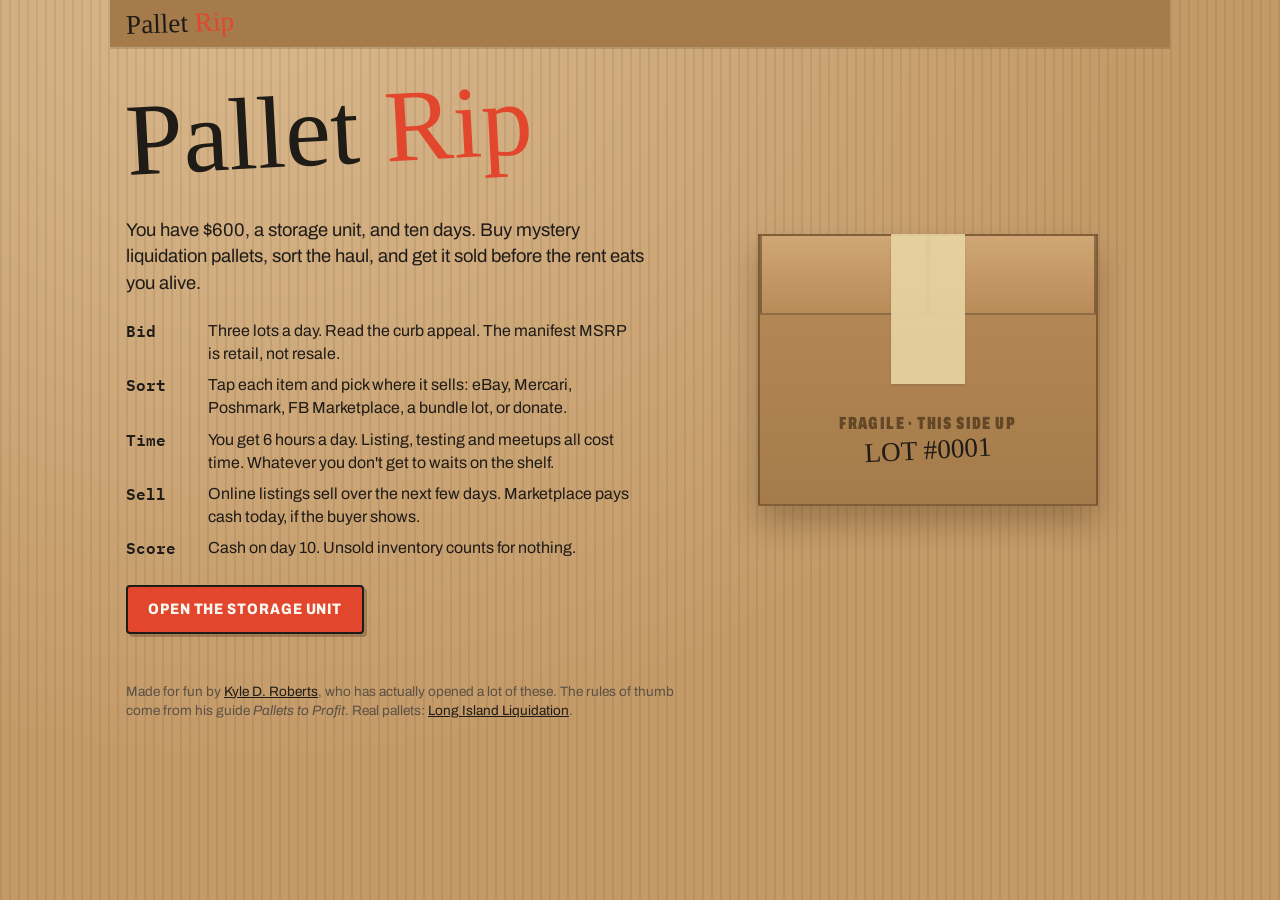
<file: pallet/index.html>
<!DOCTYPE html>
<html lang="en">
<head>
<meta charset="UTF-8">
<meta name="viewport" content="width=device-width, initial-scale=1.0, viewport-fit=cover">
<title>Pallet Rip</title>
<meta name="description" content="Buy mystery liquidation pallets, rip them open, sort the haul, and sell it on eBay, Mercari, Poshmark and Marketplace before the rent comes due. Ten days. Six hundred bucks.">
<meta property="og:title" content="Pallet Rip">
<meta property="og:description" content="Buy mystery liquidation pallets, rip them open, sort the haul, sell it. Ten days, $600.">
<meta property="og:url" content="https://robertsdkyle.com/pallet/">
<meta name="theme-color" content="#b98f5e">
<link rel="icon" href="data:image/svg+xml,<svg xmlns='http://www.w3.org/2000/svg' viewBox='0 0 32 32'><rect width='32' height='32' rx='4' fill='%23c49a68'/><rect x='14' y='0' width='4' height='32' fill='%23e8d3a2'/><rect x='3' y='26' width='26' height='4' fill='%236b4a2b'/></svg>">
<link rel="preconnect" href="https://fonts.googleapis.com">
<link rel="preconnect" href="https://fonts.gstatic.com" crossorigin>
<link rel="stylesheet" href="https://fonts.googleapis.com/css2?family=Archivo:wdth,wght@62..125,400..900&family=IBM+Plex+Mono:wght@400;600&family=Permanent+Marker&display=swap">
<style>
  /* Layout: one corrugated-cardboard workbench; a sticky shipping-label status bar, then a single stage that swaps auction → rip/sort → receipt. Single deliberate look (warehouse kraft), not themed. */
  :root {
    --kraft:      #c49a68;
    --kraft-dark: #a57b4b;
    --kraft-line: rgba(90, 58, 26, 0.10);
    --paper:      #fbf8f1;
    --paper-edge: #e9e1cf;
    --ink:        #1f1b16;
    --ink-soft:   #5b5145;
    --tape:       rgba(232, 211, 162, 0.92);
    --sticker:    #e2462c;  /* clearance-sticker red */
    --forklift:   #f2b705;  /* jackpot / forklift yellow */
    /* Color rule: green = money in, red = money out or risk, yellow = best pick / jackpot. */
    --gain:       #1d7a3e;
    --gain-tint:  rgba(29, 122, 62, 0.10);
    --loss:       #b3261e;
    --loss-tint:  rgba(179, 38, 30, 0.08);
    --pick-tint:  #fff4c2;
    --warn:       #a85d00;
    --shadow:     rgba(55, 33, 12, 0.28);
    --scrim:      rgba(31, 27, 22, 0.55);

    /* channel tape colors */
    --ch-ebay:    #2f5fc4;
    --ch-mercari: #6a3fb5;
    --ch-posh:    #8c1d40;
    --ch-fb:      #0f7470;
    --ch-bundle:  #7a5226;
    --ch-donate:  #6b6359;

    --f-marker: 'Permanent Marker', 'Comic Sans MS', 'Marker Felt', cursive;
    --f-body:   'Archivo', 'Arial Narrow', system-ui, sans-serif;
    --f-mono:   'IBM Plex Mono', ui-monospace, 'SFMono-Regular', Menlo, monospace;

    color-scheme: light;
  }

  *, *::before, *::after { box-sizing: border-box; }
  html { -webkit-text-size-adjust: 100%; }
  body {
    margin: 0;
    min-height: 100vh;
    font-family: var(--f-body);
    font-size: 16px;
    line-height: 1.45;
    color: var(--ink);
    background-color: var(--kraft);
    background-image:
      repeating-linear-gradient(90deg, var(--kraft-line) 0 2px, transparent 2px 9px),
      radial-gradient(ellipse at 20% 0%, rgba(255,240,210,0.35), transparent 60%);
  }
  body.sheet-open { overflow: hidden; }
  button { font: inherit; color: inherit; cursor: pointer; }
  :focus-visible { outline: 3px solid var(--ink); outline-offset: 3px; }

  .wrap { max-width: 1060px; margin: 0 auto; padding-inline: 16px; padding-block: 0 120px; }

  /* ---------- Status bar (shipping label) ---------- */
  .bar {
    position: sticky; top: env(safe-area-inset-top, 0px); z-index: 10;
    margin-inline: -16px; padding: 10px 16px;
    background: var(--kraft-dark);
    box-shadow: 0 2px 0 rgba(0,0,0,0.12);
  }
  .bar-inner {
    max-width: 1060px; margin: 0 auto;
    display: flex; flex-wrap: wrap; align-items: center; gap: 8px 22px;
  }
  .logo {
    font-family: var(--f-marker); font-size: 1.7rem; line-height: 1;
    transform: rotate(-2deg); color: var(--ink); text-decoration: none; margin-right: auto;
  }
  .logo span { color: var(--sticker); }
  .stat { display: flex; flex-direction: column; line-height: 1.1; }
  .stat small {
    font-size: 0.64rem; font-weight: 700; letter-spacing: 0.12em; text-transform: uppercase;
    color: rgba(31,27,22,0.62);
  }
  .stat b { font-family: var(--f-mono); font-size: 1rem; font-weight: 600; font-variant-numeric: tabular-nums; }
  .stat b.neg { color: var(--loss); }
  .stat b.warn { color: #7a1a12; }
  .cash b { font-size: 1.3rem; }
  .cash.bump b { animation: bump .5s ease; }
  @keyframes bump { 40% { transform: scale(1.18); } }

  /* ---------- Shared ---------- */
  h1, h2 { font-family: var(--f-marker); font-weight: 400; line-height: 1.05; margin: 0; text-wrap: balance; }
  .eyebrow {
    font-size: 0.72rem; font-weight: 800; letter-spacing: 0.14em; text-transform: uppercase; color: var(--ink-soft);
  }
  .stage-head { display: flex; flex-wrap: wrap; align-items: end; justify-content: space-between; gap: 12px 24px; margin: 28px 0 18px; }
  .stage-head h2 { font-size: clamp(1.7rem, 4.5vw, 2.5rem); }
  .stage-head p { margin: 6px 0 0; max-width: 62ch; color: var(--ink); }
  .btn {
    display: inline-flex; align-items: center; justify-content: center; gap: 8px;
    border: 2px solid var(--ink); background: var(--ink); color: var(--paper);
    padding: 11px 20px; border-radius: 4px;
    font-weight: 800; font-stretch: 85%; text-transform: uppercase; letter-spacing: 0.06em; font-size: 0.95rem;
    box-shadow: 3px 3px 0 var(--shadow);
    transition: transform .12s ease, box-shadow .12s ease;
  }
  .btn:hover { transform: translate(-1px,-1px); box-shadow: 4px 4px 0 var(--shadow); }
  .btn:active { transform: translate(2px,2px); box-shadow: 1px 1px 0 var(--shadow); }
  .btn.ghost { background: transparent; color: var(--ink); }
  .btn.hot { background: var(--sticker); border-color: var(--ink); color: var(--paper); }
  .btn.small { padding: 7px 12px; font-size: 0.8rem; }
  .btn[disabled] { opacity: 0.45; cursor: not-allowed; transform: none; }
  .row { display: flex; flex-wrap: wrap; gap: 12px; align-items: center; }
  .note { font-size: 0.9rem; color: var(--ink-soft); }

  /* book tip: a torn page from the guide */
  .tip {
    background: var(--paper); border-left: 6px solid var(--sticker);
    padding: 12px 16px; max-width: 560px; box-shadow: 0 4px 10px var(--shadow);
    transform: rotate(-0.4deg);
  }
  .tip small { display: block; font-size: 0.66rem; font-weight: 800; letter-spacing: 0.14em; text-transform: uppercase; color: var(--ink-soft); margin-bottom: 4px; }
  .tip p { margin: 0; font-size: 0.95rem; }

  /* ---------- Intro ---------- */
  .intro { display: grid; grid-template-columns: minmax(0, 1.2fr) minmax(0, 1fr); gap: 32px; align-items: center; margin-top: 40px; }
  .intro h1 { font-size: clamp(3rem, 11vw, 6.4rem); transform: rotate(-3deg); transform-origin: left; }
  .intro h1 span { color: var(--sticker); }
  .intro .lede { font-size: 1.15rem; max-width: 48ch; margin: 22px 0; }
  .rules { list-style: none; margin: 0 0 26px; padding: 0; display: grid; gap: 8px; max-width: 56ch; }
  .rules li { display: grid; grid-template-columns: 4.5rem 1fr; gap: 10px; }
  .rules b { font-family: var(--f-mono); font-weight: 600; }
  .best-line { margin-top: 14px; font-family: var(--f-mono); font-size: 0.85rem; color: var(--ink-soft); }

  /* ---------- Shipping labels (auction lots) ---------- */
  .lots { display: grid; grid-template-columns: repeat(auto-fit, minmax(260px, 1fr)); gap: 22px; }
  .lot {
    position: relative; background: var(--paper); border: 1px solid var(--paper-edge);
    padding: 18px 18px 16px; box-shadow: 0 6px 14px var(--shadow);
    display: flex; flex-direction: column; gap: 12px; min-width: 0;
  }
  .lot:nth-child(1) { transform: rotate(-0.8deg); }
  .lot:nth-child(2) { transform: rotate(0.6deg); }
  .lot:nth-child(3) { transform: rotate(-0.3deg); }
  .lot::before {
    content: ""; position: absolute; top: -12px; left: 50%; width: 92px; height: 24px;
    transform: translateX(-50%) rotate(-3deg); background: var(--tape);
    box-shadow: 0 1px 2px rgba(0,0,0,0.12);
  }
  .lot-top { display: flex; justify-content: space-between; align-items: start; gap: 8px; border-bottom: 2px solid var(--ink); padding-bottom: 10px; }
  .lot-no { font-family: var(--f-mono); font-size: 0.78rem; color: var(--ink-soft); }
  .lot-src { font-weight: 900; font-stretch: 75%; font-size: 1.35rem; text-transform: uppercase; line-height: 1.05; margin-top: 2px; }
  .grade {
    flex: none; width: 52px; height: 52px; border: 3px solid var(--ink); display: grid; place-items: center;
    font-weight: 900; font-size: 1.9rem; line-height: 1; font-stretch: 75%;
  }
  .grade small { display: block; font-size: 0.5rem; letter-spacing: 0.1em; margin-top: -2px; }
  .lot-nums { display: grid; grid-template-columns: minmax(0, 1.3fr) minmax(0, 1fr) minmax(0, 1fr); gap: 8px; align-items: stretch; }
  .lot-nums small, .kv small { display: block; font-family: var(--f-body); font-size: 0.62rem; font-weight: 800; letter-spacing: 0.12em; text-transform: uppercase; }
  .pricetag {
    background: var(--sticker); color: var(--paper); padding: 8px 10px; border-radius: 4px;
    font-family: var(--f-mono); font-weight: 600; font-size: 1.6rem; line-height: 1.05; font-variant-numeric: tabular-nums;
    transform: rotate(-1.5deg); box-shadow: 2px 2px 0 var(--ink);
  }
  .pricetag small { color: rgba(255,255,255,0.85); }
  .pricetag s { font-size: 0.8rem; font-weight: 400; opacity: 0.8; }
  .kv { padding: 8px 4px; min-width: 0; }
  .kv small { color: var(--ink-soft); }
  .kv b { font-family: var(--f-mono); font-size: 1.05rem; font-weight: 600; font-variant-numeric: tabular-nums; overflow-wrap: anywhere; }
  .kv .unknown { font-family: var(--f-marker); font-weight: 400; color: var(--sticker); font-size: 0.95rem; }
  .lot-facts { margin: 0; font-size: 0.85rem; color: var(--ink-soft); }
  .btn.block { width: 100%; margin-top: auto; }
  .lot dl { margin: 0; display: grid; grid-template-columns: auto 1fr; gap: 4px 12px; font-size: 0.92rem; }
  .lot dt { color: var(--ink-soft); }
  .lot dd { margin: 0; text-align: right; font-family: var(--f-mono); font-variant-numeric: tabular-nums; }
  .lot dd.unknown { font-family: var(--f-marker); color: var(--sticker); }
  .tells { display: flex; flex-wrap: wrap; gap: 6px; }
  .tells span { font-size: 0.78rem; font-weight: 700; padding: 3px 9px; border-radius: 999px; }
  .tells .good { color: var(--gain); background: var(--gain-tint); }
  .tells .bad { color: var(--loss); background: var(--loss-tint); }
  .tells-h { font-size: 0.66rem; font-weight: 800; letter-spacing: 0.12em; text-transform: uppercase; color: var(--ink-soft); }
  .barcode {
    height: 30px;
    background: repeating-linear-gradient(90deg, var(--ink) 0 2px, transparent 2px 4px, var(--ink) 4px 5px, transparent 5px 8px, var(--ink) 8px 11px, transparent 11px 12px);
  }
  .lot-foot { display: flex; align-items: end; justify-content: space-between; gap: 10px; margin-top: auto; }
  .price { font-family: var(--f-mono); font-weight: 600; font-size: 1.8rem; line-height: 1; font-variant-numeric: tabular-nums; }
  .price s { display: block; font-size: 0.8rem; color: var(--ink-soft); font-weight: 400; }
  .lot.cant { filter: grayscale(0.6); }
  .lot.cant .btn { background: var(--ink-soft); border-color: var(--ink-soft); }
  .skip-row { margin-top: 26px; }
  .holdings { font-family: var(--f-mono); font-size: 0.85rem; }

  /* ---------- The box ---------- */
  .box-stage { display: grid; place-items: center; padding: 30px 0 10px; }
  .box {
    position: relative; width: min(340px, 82vw); aspect-ratio: 1.25; max-width: 100%;
    background: linear-gradient(180deg, #b98c58, var(--kraft-dark));
    border: 2px solid rgba(60,38,16,0.45);
    box-shadow: 0 18px 30px var(--shadow);
    cursor: pointer;
  }
  .box .flap {
    position: absolute; top: -2px; width: 50%; height: 30%;
    background: linear-gradient(180deg, #d0a774, #b98c58);
    border: 2px solid rgba(60,38,16,0.45);
    transition: transform .55s cubic-bezier(.3,1.4,.5,1);
  }
  .box .flap.l { left: 0; transform-origin: left top; }
  .box .flap.r { right: 0; transform-origin: right top; }
  .box .tape {
    position: absolute; left: 50%; top: -2px; width: 22%; height: 56%; transform: translateX(-50%);
    background: var(--tape); box-shadow: 0 1px 3px rgba(0,0,0,0.15);
    transition: opacity .3s ease .3s;
  }
  .box .tape::after {
    content: ""; position: absolute; left: 50%; top: 0; width: 2px; height: 0; background: var(--ink);
    transition: height .3s ease;
  }
  .box .stencil {
    position: absolute; left: 0; right: 0; bottom: 14%; text-align: center;
    font-weight: 900; font-stretch: 62%; letter-spacing: 0.08em; text-transform: uppercase;
    color: rgba(40,24,8,0.55); font-size: 1.1rem; line-height: 1.2;
  }
  .box .stencil b { display: block; font-family: var(--f-marker); font-weight: 400; font-size: 1.7rem; letter-spacing: 0; color: var(--ink); transform: rotate(-3deg); }
  .box.cut .tape::after { height: 100%; }
  .box.open .flap.l { transform: rotateZ(-130deg); }
  .box.open .flap.r { transform: rotateZ(130deg); }
  .box.open .tape { opacity: 0; }
  .box.shake { animation: shake .4s ease; }
  @keyframes shake { 25% { transform: rotate(-2deg); } 75% { transform: rotate(2deg); } }

  /* ---------- Workbench ---------- */
  .clock {
    position: sticky; z-index: 9; top: calc(env(safe-area-inset-top, 0px) + var(--bar-h, 64px));
    display: flex; flex-wrap: wrap; align-items: center; justify-content: space-between; gap: 10px 18px;
    background: var(--ink); color: var(--paper); padding: 10px 14px; margin-bottom: 18px;
    box-shadow: 3px 3px 0 var(--shadow);
  }
  .clock .meter { display: grid; grid-template-columns: repeat(12, 1fr); gap: 3px; width: min(260px, 100%); }
  .clock .meter i { height: 14px; border: 1.5px solid var(--paper); border-radius: 2px; }
  .clock .meter i.used { background: var(--forklift); border-color: var(--forklift); }
  .clock .meter i.part { background: linear-gradient(90deg, var(--forklift) 50%, transparent 50%); border-color: var(--forklift); }
  .clock .left { font-family: var(--f-mono); font-size: 0.9rem; font-variant-numeric: tabular-nums; }
  .clock .left b { color: var(--forklift); font-weight: 600; }
  .clock .row { gap: 8px; }
  .clock .btn { box-shadow: none; }
  .clock .btn.ghost { color: var(--paper); border-color: var(--paper); }

  .bench-section { margin-top: 26px; }
  .bench-section > h3 {
    margin: 0 0 12px; font-weight: 900; font-stretch: 75%; text-transform: uppercase; letter-spacing: 0.06em; font-size: 1.05rem;
    display: flex; align-items: baseline; gap: 10px;
  }
  .bench-section > h3 small { font-weight: 600; font-stretch: 100%; letter-spacing: 0; text-transform: none; color: var(--ink-soft); font-size: 0.85rem; }

  .tags { display: grid; grid-template-columns: repeat(auto-fill, minmax(156px, 1fr)); gap: 16px; }
  .tag {
    position: relative; text-align: left; min-width: 0;
    background: var(--paper); border: 1px solid var(--paper-edge); border-radius: 6px 6px 3px 3px;
    padding: 24px 12px 12px; box-shadow: 0 4px 10px var(--shadow);
    display: flex; flex-direction: column; gap: 6px;
    transition: transform .15s ease, box-shadow .15s ease;
    animation: pop .45s cubic-bezier(.3,1.5,.5,1) backwards;
  }
  .tag::before {
    content: ""; position: absolute; top: 8px; left: 50%; width: 10px; height: 10px; margin-left: -5px;
    border-radius: 50%; background: var(--kraft); box-shadow: inset 0 1px 2px rgba(0,0,0,0.35);
  }
  @keyframes pop { from { opacity: 0; transform: translateY(-40px) rotate(-8deg) scale(.7); } }
  .tag:hover { transform: translateY(-3px) rotate(-0.6deg); box-shadow: 0 8px 16px var(--shadow); }
  .tag .ico { font-size: 2rem; line-height: 1; }
  .tag .nm { font-weight: 700; font-stretch: 85%; line-height: 1.15; font-size: 0.96rem; }
  .tag .meta { display: flex; flex-wrap: wrap; gap: 4px 6px; align-items: center; }
  .tag .size { font-size: 0.7rem; font-weight: 700; color: var(--ink-soft); }
  .tag .hero { margin-top: auto; display: grid; line-height: 1.05; }
  .tag .hero b { font-family: var(--f-mono); font-size: 1.45rem; font-weight: 600; font-variant-numeric: tabular-nums; }
  .tag .hero small { font-size: 0.72rem; font-weight: 700; color: var(--ink-soft); margin-top: 2px; }
  .hero.pos b, .opt .n.pos { color: var(--gain); }
  .hero.neg b, .opt .n.neg { color: var(--loss); }
  .hero.zero b, .opt .n.zero { color: var(--ink-soft); }
  .tag .vals { margin-top: auto; font-family: var(--f-mono); font-size: 0.78rem; font-variant-numeric: tabular-nums; color: var(--ink-soft); }
  .tag .vals b { color: var(--ink); font-weight: 600; }
  .cond {
    align-self: start; font-size: 0.64rem; font-weight: 900; letter-spacing: 0.1em; text-transform: uppercase;
    border: 2px solid currentColor; padding: 1px 6px; transform: rotate(-3deg);
  }
  .cond.NEW { color: var(--gain); }
  .cond.OPEN { color: var(--ink-soft); }
  .cond.UNTESTED { color: var(--warn); }
  .cond.BROKEN { color: var(--loss); }
  .tag.jackpot { border: 3px solid var(--forklift); box-shadow: 0 0 0 3px var(--ink), 0 8px 22px rgba(242,183,5,0.55); }
  .tag.jackpot::after {
    content: "JACKPOT"; position: absolute; top: -10px; right: -8px;
    background: var(--forklift); color: var(--ink); font-weight: 900; font-size: 0.7rem; letter-spacing: 0.12em;
    padding: 3px 7px; transform: rotate(8deg); border: 2px solid var(--ink);
  }
  .chip.todo { background: transparent; border-top: 2px dashed var(--paper-edge); color: var(--ink-soft); }
  .chip {
    display: block; margin: 4px -12px -12px; padding: 7px 12px;
    font-size: 0.74rem; font-weight: 800; letter-spacing: 0.06em; text-transform: uppercase;
    background: var(--paper-edge); color: var(--ink-soft); border-radius: 0 0 3px 3px;
  }
  .chip.ebay    { background: var(--ch-ebay); color: var(--paper); }
  .chip.mercari { background: var(--ch-mercari); color: var(--paper); }
  .chip.posh    { background: var(--ch-posh); color: var(--paper); }
  .chip.fb      { background: var(--ch-fb); color: var(--paper); }
  .chip.bundle  { background: var(--ch-bundle); color: var(--paper); }
  .chip.donate  { background: var(--ch-donate); color: var(--paper); }
  .tag.planned { transform: rotate(-1deg); }

  .active-list { background: var(--paper); box-shadow: 0 4px 10px var(--shadow); }
  .active-list summary {
    cursor: pointer; padding: 12px 14px; font-weight: 800; font-stretch: 85%; text-transform: uppercase; letter-spacing: 0.05em;
    display: flex; justify-content: space-between; gap: 10px; flex-wrap: wrap;
  }
  .active-list summary span { font-family: var(--f-mono); font-weight: 400; text-transform: none; letter-spacing: 0; color: var(--ink-soft); font-size: 0.85rem; }
  .active-list ul { list-style: none; margin: 0; padding: 0 14px 12px; display: grid; gap: 6px; }
  .active-list li .where { display: block; text-align: left; }
  .active-list li { display: grid; grid-template-columns: auto minmax(0,1fr) auto; gap: 10px; align-items: center; font-size: 0.9rem; border-top: 1px dashed var(--paper-edge); padding-top: 6px; }
  .active-list li .where { font-family: var(--f-mono); font-size: 0.75rem; color: var(--ink-soft); text-align: right; }
  .dot { width: 10px; height: 10px; border-radius: 50%; display: inline-block; }

  /* ---------- Bottom sheet: where does it sell? ---------- */
  .scrim { position: fixed; inset: 0; background: var(--scrim); z-index: 40; animation: fade .2s ease; }
  @keyframes fade { from { opacity: 0; } }
  .sheet {
    position: fixed; z-index: 41; left: 50%; bottom: 0; transform: translateX(-50%);
    width: min(560px, 100%); max-height: 88vh; overflow-y: auto; overscroll-behavior: contain;
    background: var(--paper); border-radius: 14px 14px 0 0;
    padding: 18px 16px calc(18px + env(safe-area-inset-bottom, 0px));
    box-shadow: 0 -10px 30px rgba(0,0,0,0.3);
    animation: rise .25s cubic-bezier(.2,.9,.3,1);
  }
  @keyframes rise { from { transform: translate(-50%, 40px); opacity: 0; } }
  .sheet-head { display: grid; grid-template-columns: auto minmax(0,1fr) auto; gap: 12px; align-items: start; }
  .sheet-head .ico { font-size: 2.4rem; line-height: 1; }
  .sheet-head h3 { margin: 0; font-weight: 800; font-stretch: 85%; font-size: 1.25rem; line-height: 1.15; }
  .sheet-head .sub { font-size: 0.85rem; color: var(--ink-soft); margin-top: 4px; display: flex; flex-wrap: wrap; gap: 4px 10px; align-items: center; }
  .x { border: 0; background: transparent; font-size: 1.6rem; line-height: 1; padding: 0 4px; }
  .comps {
    margin: 14px 0 0; display: grid; grid-template-columns: repeat(3, minmax(0,1fr)); gap: 8px;
    font-family: var(--f-mono); font-size: 0.8rem; font-variant-numeric: tabular-nums;
  }
  .comps div { background: var(--kraft-line); padding: 8px; }
  .comps small { display: block; font-family: var(--f-body); font-size: 0.62rem; font-weight: 800; letter-spacing: 0.1em; text-transform: uppercase; color: var(--ink-soft); }
  .test-row {
    margin-top: 14px; display: flex; gap: 12px; align-items: center; justify-content: space-between; flex-wrap: wrap;
    border: 2px dashed var(--warn); padding: 10px 12px; color: var(--ink);
  }
  .test-row p { margin: 0; font-size: 0.88rem; flex: 1 1 220px; }
  .test-result { margin-top: 14px; padding: 10px 12px; font-weight: 700; }
  .test-result.good { background: rgba(35,116,63,0.12); color: var(--gain); }
  .test-result.bad { background: rgba(179,38,30,0.10); color: var(--loss); }
  .seg-h { margin: 18px 0 6px; font-size: 0.68rem; font-weight: 800; letter-spacing: 0.12em; text-transform: uppercase; color: var(--ink-soft); }
  .seg { display: grid; grid-template-columns: repeat(3, 1fr); border: 2px solid var(--ink); border-radius: 6px; overflow: hidden; }
  .seg button { border: 0; background: transparent; padding: 8px 4px; font-weight: 800; font-stretch: 85%; font-size: 0.82rem; line-height: 1.15; }
  .seg button + button { border-left: 2px solid var(--ink); }
  .seg button small { display: block; font-weight: 500; font-size: 0.7rem; color: var(--ink-soft); }
  .seg button[aria-pressed="true"] { background: var(--ink); color: var(--paper); }
  .seg button[aria-pressed="true"] small { color: var(--paper-edge); }
  .opts { display: grid; gap: 8px; margin-top: 10px; }
  .opts-h { display: flex; justify-content: space-between; align-items: center; gap: 10px; margin: 18px 0 8px; font-size: 0.7rem; font-weight: 800; letter-spacing: 0.12em; text-transform: uppercase; color: var(--ink-soft); }
  .left-pill { font-family: var(--f-mono); letter-spacing: 0; text-transform: none; font-size: 0.8rem; background: var(--ink); color: var(--paper); padding: 3px 8px; border-radius: 999px; }
  .sheet-head .sub b { font-family: var(--f-mono); font-weight: 600; color: var(--ink); }
  .opt {
    position: relative; text-align: left; width: 100%;
    display: grid; grid-template-columns: 8px minmax(0,1fr) auto; gap: 4px 12px; align-items: center;
    background: var(--paper); border: 2px solid var(--paper-edge); border-radius: 8px; padding: 10px 12px 10px 0;
    overflow: hidden;
  }
  .opt:hover:not([disabled]) { border-color: var(--ink); }
  .opt .stripe { grid-row: 1 / span 4; align-self: stretch; }
  .opt .t { font-weight: 800; font-stretch: 85%; font-size: 1rem; display: flex; gap: 8px; align-items: center; flex-wrap: wrap; }
  .opt .t { grid-column: 2; grid-row: 1; }
  .opt .math { grid-row: 2; }
  .opt .d { grid-row: 3; }
  .opt .w { grid-row: 4; }
  .opt .n { grid-column: 3; grid-row: 1 / span 2; align-self: start; font-family: var(--f-mono); font-weight: 600; font-size: 1.5rem; line-height: 1; font-variant-numeric: tabular-nums; text-align: right; }
  .opt .n small { display: block; font-family: var(--f-body); font-size: 0.62rem; font-weight: 800; letter-spacing: 0.1em; text-transform: uppercase; color: var(--ink-soft); margin-top: 3px; }
  .opt .math { grid-column: 2; font-family: var(--f-mono); font-size: 0.74rem; color: var(--ink-soft); }
  .opt .d { grid-column: 2 / span 2; font-size: 0.82rem; color: var(--ink-soft); display: flex; flex-wrap: wrap; gap: 0 6px; align-items: baseline; }
  .opt .d .time { color: var(--ink); font-weight: 800; }
  .opt .d .rng { margin-left: auto; font-family: var(--f-mono); font-size: 0.75rem; }
  .opt .w { grid-column: 2 / span 2; font-size: 0.8rem; font-weight: 600; padding: 4px 8px; border-radius: 4px; }
  .opt .w.bad { color: var(--loss); background: var(--loss-tint); }
  .opt .w.good { color: var(--gain); background: var(--gain-tint); }
  .opt.pro-row { background: var(--pick-tint); border-color: var(--forklift); border-width: 3px; }
  .opt[aria-pressed="true"] { border-color: var(--ink); border-width: 3px; }
  .opt[disabled] { opacity: 0.5; cursor: not-allowed; }
  .pro {
    font-size: 0.62rem; font-weight: 900; letter-spacing: 0.1em; text-transform: uppercase;
    background: var(--forklift); color: var(--ink); padding: 2px 6px; border-radius: 3px;
  }
  .picked { font-size: 0.62rem; font-weight: 900; letter-spacing: 0.1em; text-transform: uppercase; background: var(--ink); color: var(--paper); padding: 2px 6px; border-radius: 3px; }
  .sheet-foot { margin-top: 14px; display: flex; justify-content: space-between; gap: 10px; flex-wrap: wrap; }

  /* ---------- Receipt ---------- */
  .ledger-wrap { display: grid; grid-template-columns: minmax(0, 440px) minmax(0, 1fr); gap: 32px; align-items: start; margin-top: 28px; }
  .receipt {
    position: relative; background: var(--paper); padding: 22px 20px 30px;
    font-family: var(--f-mono); font-size: 0.84rem; font-variant-numeric: tabular-nums;
    box-shadow: 0 10px 22px var(--shadow);
  }
  .receipt::after {
    content: ""; position: absolute; left: 0; right: 0; bottom: -12px; height: 12px;
    background:
      linear-gradient(135deg, var(--paper) 50%, transparent 50%) 0 0 / 12px 12px repeat-x,
      linear-gradient(225deg, var(--paper) 50%, transparent 50%) 0 0 / 12px 12px repeat-x;
  }
  .receipt h3 { margin: 0 0 2px; text-align: center; font-family: var(--f-body); font-weight: 900; font-stretch: 70%; font-size: 1.4rem; letter-spacing: 0.06em; }
  .receipt .sub { text-align: center; color: var(--ink-soft); margin-bottom: 14px; }
  .receipt .grp { margin: 10px 0 4px; font-family: var(--f-body); font-weight: 800; font-size: 0.7rem; letter-spacing: 0.12em; text-transform: uppercase; color: var(--ink-soft); }
  .receipt .ln { display: flex; justify-content: space-between; gap: 12px; padding: 2px 0; animation: print .25s ease backwards; }
  .receipt .ln span:first-child { min-width: 0; overflow-wrap: anywhere; }
  .receipt .ln span:last-child { flex: none; }
  .receipt .ln.dim { color: var(--ink-soft); padding-left: 1.2em; font-size: 0.78rem; }
  .receipt .ln.neg span:last-child { color: var(--loss); }
  .receipt .ln.pos span:last-child { color: var(--gain); }
  .receipt .ln.zero span:last-child { color: var(--ink-soft); }
  .be { display: grid; grid-template-columns: auto minmax(0,1fr) 4.5em; gap: 8px; align-items: center; padding: 3px 0; font-size: 0.8rem; }
  .be-bar { height: 10px; background: var(--paper-edge); border-radius: 999px; overflow: hidden; }
  .be-bar i { display: block; height: 100%; background: var(--ink-soft); border-radius: 999px; }
  .be.done .be-bar i { background: var(--gain); }
  .be-p { text-align: right; }
  .be.done .be-p { color: var(--gain); font-weight: 600; }
  .lead-line { margin: 0; font-weight: 700; font-size: 1.05rem; max-width: 60ch; }
  .receipt .rule { border-top: 2px dashed var(--ink-soft); margin: 10px 0; }
  .receipt .ln.big { font-weight: 600; font-size: 1.02rem; }
  @keyframes print { from { opacity: 0; transform: translateY(-4px); } }
  .stamp {
    display: block; width: fit-content; margin: 16px auto 0;
    font-family: var(--f-body); font-weight: 900; font-stretch: 70%; font-size: 1.7rem; letter-spacing: 0.08em;
    padding: 2px 10px; border: 4px solid currentColor; border-radius: 6px; transform: rotate(-14deg);
    opacity: 0.85; mix-blend-mode: multiply; pointer-events: none;
    animation: slam .35s cubic-bezier(.3,1.6,.5,1) .5s backwards;
  }
  .stamp.pos { color: var(--gain); }
  .stamp.neg { color: var(--loss); }
  @keyframes slam { from { opacity: 0; transform: rotate(-14deg) scale(2.2); } }

  .sticky-note {
    background: #fff27a; color: var(--ink); padding: 18px 18px 20px; max-width: 380px;
    transform: rotate(1.5deg); box-shadow: 0 8px 16px var(--shadow);
    font-family: var(--f-marker); font-size: 1.12rem; line-height: 1.35;
  }
  .sticky-note small { display: block; font-family: var(--f-body); font-weight: 800; font-size: 0.7rem; letter-spacing: 0.14em; text-transform: uppercase; margin-bottom: 6px; color: var(--ink-soft); }
  .side { display: grid; gap: 22px; justify-items: start; min-width: 0; }

  /* ---------- End ---------- */
  .end { text-align: left; margin-top: 36px; display: grid; gap: 22px; }
  .end h1 { font-size: clamp(2.6rem, 9vw, 5rem); transform: rotate(-2deg); transform-origin: left; }
  .rank {
    display: inline-block; font-weight: 900; font-stretch: 70%; text-transform: uppercase; letter-spacing: 0.06em;
    font-size: clamp(1.4rem, 4vw, 2rem); background: var(--sticker); color: var(--paper);
    padding: 6px 16px; transform: rotate(-1.5deg); box-shadow: 4px 4px 0 var(--ink);
  }
  .end-stats { display: grid; grid-template-columns: repeat(auto-fit, minmax(160px, 1fr)); gap: 12px; max-width: 820px; }
  .end-stats div { background: var(--paper); padding: 12px 14px; box-shadow: 0 3px 8px var(--shadow); min-width: 0; }
  .end-stats small { display: block; font-size: 0.68rem; font-weight: 800; letter-spacing: 0.12em; text-transform: uppercase; color: var(--ink-soft); }
  .end-stats b { font-family: var(--f-mono); font-size: 1.05rem; font-weight: 600; overflow-wrap: anywhere; }
  .copy-out { font-family: var(--f-mono); font-size: 0.8rem; background: var(--paper); padding: 10px 12px; max-width: 760px; white-space: pre-wrap; display: none; }
  .copy-out.show { display: block; }

  .credit { margin-top: 48px; font-size: 0.85rem; color: var(--ink-soft); max-width: 70ch; }
  .credit a { color: var(--ink); }

  @media (max-width: 720px) {
    .intro, .ledger-wrap { grid-template-columns: minmax(0, 1fr); }
    .intro .box-stage { order: -1; padding-top: 10px; }
    .tags { grid-template-columns: repeat(auto-fill, minmax(140px, 1fr)); gap: 12px; }
    .bar-inner { gap: 4px 16px; }
    .logo { font-size: 1.4rem; width: 100%; }
    .bar-inner { gap: 2px 14px; }
    .stat b { font-size: 0.92rem; }
    .cash b { font-size: 1.15rem; }
    .clock {
      position: fixed; top: auto; left: 0; right: 0; bottom: 0; margin: 0; z-index: 20;
      padding: 10px 16px calc(10px + env(safe-area-inset-bottom, 0px));
      box-shadow: 0 -4px 14px var(--shadow);
    }
    .clock .meter { width: 100%; }
    .clock .summary { display: none; }
    .clock .row { width: 100%; }
    .clock .row .btn { flex: 1; }
  }
  @media (prefers-reduced-motion: reduce) {
    *, *::before, *::after { animation-duration: 0.01ms !important; animation-delay: 0ms !important; transition-duration: 0.01ms !important; }
  }
</style>
</head>
<body>
<div class="wrap">
  <header class="bar" id="topbar" aria-label="Game status">
    <div class="bar-inner" id="bar">
      <a class="logo" href="#" id="logo">Pallet <span>Rip</span></a>
    </div>
  </header>
  <main id="stage" aria-live="polite"></main>
  <p class="credit">Made for fun by <a href="https://robertsdkyle.com/">Kyle D. Roberts</a>, who has actually opened a lot of these. The rules of thumb come from his guide <i>Pallets to Profit</i>. Real pallets: <a href="https://www.youtube.com/@LongIslandLiquidation" target="_blank" rel="noopener">Long Island Liquidation</a>.</p>
</div>
<div id="sheet-root"></div>

<script>
(function () {
  'use strict';

  /* =========================================================
     TUNING
     ========================================================= */
  const START_CASH = 600, DAYS = 10;
  const DAY_MIN = 360;                       // six working hours a day
  const BASE_RENT = 40, OVERFLOW_AT = 30, OVERFLOW_RENT = 25;
  const TEST_MIN = 20, BUNDLE_MIN = 30;
  const DOA_RATE = 0.3;                      // untested items that are actually dead
  const NO_SHOW = 0.12, NO_SHOW_RAIN = 0.3;
  const UPSELL = 0.18;                       // "if they don't see it, they can't buy it"
  const SCAM_RATE = 0.2, SCAM_FEEDBACK = 5, SCAM_PRICE = 150;
  const LOW_VALUE = 5;                       // below this, the best pick is to bundle or donate

  const SHIP = { S: 6, M: 14, L: 38 };
  const SIZE_LABEL = { S: 'Ships small', M: 'Medium box', L: 'Bulky' };

  const COND = {
    NEW:      { label: 'New',       mult: 1.00 },
    OPEN:     { label: 'Open box',  mult: 0.75 },
    UNTESTED: { label: 'Untested',  mult: 0.75 },
    BROKEN:   { label: 'For parts', mult: 0.12 }
  };

  const PRICING = {
    move:   { label: 'Price to move', hint: '−15%, sells fast', mult: 0.85, speed: 1.5 },
    market: { label: 'Market',        hint: 'sold comps',       mult: 1.00, speed: 1.0 },
    top:    { label: 'Top dollar',    hint: '+15%, slow',       mult: 1.15, speed: 0.55 }
  };
  const TIER_SPEED = { dud: 0.5, common: 0.62, good: 0.5, jackpot: 0.42 };

  const CH = {
    ebay:    { name: 'eBay',           kind: 'online', fee: 0.1325, flat: 0.30, mult: 1.00, speed: 1.0,  ships: true,  color: 'var(--ch-ebay)' },
    mercari: { name: 'Mercari',        kind: 'online', fee: 0.10,   flat: 0.50, mult: 0.88, speed: 0.8,  ships: true,  color: 'var(--ch-mercari)' },
    posh:    { name: 'Poshmark',       kind: 'online', fee: 0.20,   flat: 0,    mult: 1.05, speed: 0.85, ships: false, color: 'var(--ch-posh)', apparel: true },
    fb:      { name: 'FB Marketplace', kind: 'local',  color: 'var(--ch-fb)' },
    bundle:  { name: 'Bundle lot',     kind: 'bundle', color: 'var(--ch-bundle)' },
    donate:  { name: 'Donate',         kind: 'donate', color: 'var(--ch-donate)' }
  };
  const CH_ORDER = ['ebay', 'mercari', 'posh', 'fb', 'bundle', 'donate'];

  const GRADES = {
    A: { name: 'Shelf pulls', sources: ['Target Shelf Pulls', 'Walmart Shelf Pulls', 'Costco Excess'],
         cond: [['NEW', 65], ['OPEN', 30], ['UNTESTED', 5]],
         tier: [['dud', 15], ['common', 57], ['good', 25], ['jackpot', 3]],
         factor: [0.55, 0.8], manifest: true },
    B: { name: 'Customer returns', sources: ['Amazon Returns', 'Home Depot Returns', 'Best Buy Returns'],
         cond: [['NEW', 20], ['OPEN', 35], ['UNTESTED', 35], ['BROKEN', 10]],
         tier: [['dud', 30], ['common', 45], ['good', 21], ['jackpot', 4]],
         factor: [0.45, 0.85], manifest: true },
    U: { name: 'Undeliverable mail', sources: ['USPS Undeliverables', 'Lost Parcel Lot', 'Carrier Overstock'],
         cond: [['NEW', 50], ['OPEN', 38], ['UNTESTED', 12]],
         tier: [['dud', 35], ['common', 35], ['good', 22], ['jackpot', 8]],
         factor: [0.4, 0.95], manifest: false },
    C: { name: 'Salvage', sources: ['Unmanifested Truckload', 'Freight Claims', 'Mystery Salvage'],
         cond: [['NEW', 8], ['OPEN', 22], ['UNTESTED', 42], ['BROKEN', 28]],
         tier: [['dud', 42], ['common', 33], ['good', 19], ['jackpot', 6]],
         factor: [0.35, 0.9], manifest: false }
  };

  const SIZES = {
    S: { name: 'Half pallet',  n: [6, 9] },
    M: { name: 'Full pallet',  n: [10, 14] },
    L: { name: 'Gaylord box',  n: [15, 20] }
  };

  const GOOD_TELLS = ['Original packaging intact', 'Brands you recognize', 'Year-round demand', 'Manageable size and weight', 'Condition visible'];
  const BAD_TELLS  = ['Water damage', 'Musty smell', 'Warped cardboard', 'No recognizable brands', 'Crushed corners', 'Return labels everywhere'];

  // [icon, name, low, high, size]  low/high = sold comps for a new one, shipped
  const CATALOG = {
    'Electronics': {
      dud:     [['📱','iPhone 6 cases, lot of 47',8,18],['🔌','Tangle of USB-C cables',5,12],['📺','TV remote, brand unknown',2,6],['🖱️','Wireless mouse, no dongle',2,6]],
      common:  [['🔊','JBL Flip 5 speaker',55,80],['⌚','Fitbit Inspire 3',45,65],['🎮','Xbox wireless controller',45,58],['💡','Philips Hue Essential 4-pack',32,45],['🔔','Ring Battery Doorbell (2024)',50,70],['🎙️','Blue Yeti USB microphone',60,85],['🎧','Single AirPod (left), 2nd gen',18,30]],
      good:    [['🎧','Bose QC45 headphones',120,170],['📱','iPad 9th gen 64GB Wi-Fi',200,250],['🖥️','LG 27UP650K 27-inch 4K monitor',150,200,'L'],['🚁','DJI Mini 4K drone',220,290,'M']],
      jackpot: [['💻','MacBook Air M2 13in 256GB',580,720,'M'],['📸','Sony a6400 camera body',680,820],['🥽','Meta Quest 3 512GB',400,470,'M'],['🎮','Nintendo Switch OLED',290,350,'M']]
    },
    'Home & Kitchen': {
      dud:     [['🫙','Mismatched Tupperware lids',1,4],['🕯️','Pumpkin spice candle',3,8],['🪴','Fake succulent, sun-faded',1,4],['🛁','Shower curtain, opened',4,10],['🧽','Sponges. So many sponges.',3,8]],
      common:  [['🍳','Ninja Air Fryer Pro AF141 5-qt',50,70,'M'],['☕','Keurig K-Mini',38,55,'M'],['🔪','Cuisinart 15-pc knife block',40,60,'M'],['🛏️','Mellanni queen sheet set',18,28],['🧹','Shark UltraCyclone CH951',45,65,'M'],['🍲','Instant Pot Duo 6-qt',45,65,'M'],['🛋️','Throw pillows, 3-pack',15,28,'M']],
      good:    [['🤖','Roomba i3+ EVO self-emptying',170,220,'M'],['☕','Nespresso Vertuo Next',80,115,'M'],['🥤','Vitamix E310 blender',200,260,'M'],['🍦','Ninja Creami NC301',115,155,'M']],
      jackpot: [['🌀','Dyson V15 Detect',400,520,'M'],['🎂','KitchenAid Artisan KSM150 5-qt',240,320,'L'],['☕','Breville Barista Express',420,540,'L']]
    },
    'Toys & Sports': {
      dud:     [['🧸','Plush with one eye',1,3],['🧩','Puzzle, 999 of 1,000 pieces',1,4],['🌀','Fidget spinners, lot of 60',6,14],['🎲','Board game, no box',2,6],['🪀','Yo-yo, hopelessly tangled',1,3]],
      common:  [['🏎️','Hot Wheels Action Loop Cyclone',20,30,'M'],['🎲','Catan base game',30,45],['🐸','Squishmallow, 16-inch',15,25,'M'],['🧱','LEGO City 60418 Crime Lab',30,42],['🎯','Nerf Elite 2.0 Motoblitz',22,35,'M'],['⛳','Golf bag',60,90,'L']],
      good:    [['🧱','LEGO Technic 42176 Porsche GT4',130,160,'M'],['🛴','Razor E100 kids e-scooter',120,165,'L'],['🧊','Yeti Tundra 45 cooler',210,270,'L']],
      jackpot: [['🛸','LEGO 75192 Millennium Falcon',740,880,'L'],['🔥','Charizard ex 151 #199 PSA 9',220,330],['🏰','LEGO 71043 Hogwarts Castle',370,440,'L'],['🃏','Surging Sparks booster box',270,320]]
    },
    'Tools': {
      dud:     [['🔩','Bag of assorted screws',2,6],['🪛','Screwdriver, missing tip',1,3],['🧤','Work gloves, all left hand',1,4],['📏','Tape measure, won\'t retract',1,3]],
      common:  [['🔦','Husky 1500lm rechargeable light',22,35],['🪚','Ryobi ONE+ circ saw P507 (tool)',40,55,'M'],['🧰','Craftsman 121-pc mechanics set',40,60,'M'],['🔋','DeWalt 20V 5Ah battery DCB205',50,70]],
      good:    [['🛠️','M18 Fuel impact 2953-20 (tool)',95,125],['💨','Porter-Cable C2002 6gal pancake',100,140,'L'],['🔨','Makita HR2475 1in rotary hammer',160,210,'M']],
      jackpot: [['🧰','DeWalt 6-tool kit DCK661D1M1',420,550,'L'],['🌿','EGO 21in SP mower kit LM2102SP',400,520,'L'],['⚡','Westinghouse iGen4500 inverter',575,725,'L']]
    },
    'Apparel': {
      dud:     [['🎃','Kids costume, size M',6,14],['🩴','Single Croc',1,3],['👔','Belt, no buckle',1,3]],
      common:  [['👕','Nike Dri-FIT tees, lot of 3',25,40],['👟','Nike cleats, unworn',25,50,'M'],['👖','Levi\'s 501 jeans',28,45],['🧢','Carhartt beanie',12,18],['🧥','Under Armour hoodie',28,42],['🧦','Novelty socks, lot of 30',20,35],['🩱','Lululemon Align leggings',45,70]],
      good:    [['👟','Hoka Clifton 9, unworn',75,105,'M'],['👟','On Cloudmonster, unworn',85,120,'M'],['🧶','Patagonia Better Sweater',75,110],['🧥','North Face 1996 Nuptse jacket',180,240,'M'],['👟','Jordan 4 Retro, size 10',180,260,'M']],
      jackpot: [['🧥','Canada Goose Langford parka',700,950,'M'],['🧥','Arc\'teryx Beta AR shell',420,560]]
    }
  };
  const CATS = Object.keys(CATALOG);
  const LOT_CATS = CATS.concat(['General merch', 'General merch']);

  // Only things that plug in or take batteries can be dead on arrival. Testing is for electronics.
  const POWERED = new Set([
    'Single AirPod (left), 2nd gen', 'TV remote, brand unknown', 'Wireless mouse, no dongle',
    'JBL Flip 5 speaker', 'Fitbit Inspire 3', 'Xbox wireless controller', 'Philips Hue Essential 4-pack', 'Ring Battery Doorbell (2024)', 'Blue Yeti USB microphone',
    'Bose QC45 headphones', 'iPad 9th gen 64GB Wi-Fi', 'LG 27UP650K 27-inch 4K monitor', 'DJI Mini 4K drone',
    'MacBook Air M2 13in 256GB', 'Sony a6400 camera body', 'Meta Quest 3 512GB', 'Nintendo Switch OLED',
    'Ninja Air Fryer Pro AF141 5-qt', 'Keurig K-Mini', 'Shark UltraCyclone CH951', 'Instant Pot Duo 6-qt',
    'Roomba i3+ EVO self-emptying', 'Nespresso Vertuo Next', 'Vitamix E310 blender', 'Ninja Creami NC301',
    'Dyson V15 Detect', 'KitchenAid Artisan KSM150 5-qt', 'Breville Barista Express',
    'Razor E100 kids e-scooter',
    'Husky 1500lm rechargeable light', 'Ryobi ONE+ circ saw P507 (tool)', 'DeWalt 20V 5Ah battery DCB205',
    'M18 Fuel impact 2953-20 (tool)', 'Porter-Cable C2002 6gal pancake', 'Makita HR2475 1in rotary hammer',
    'DeWalt 6-tool kit DCK661D1M1', 'EGO 21in SP mower kit LM2102SP', 'Westinghouse iGen4500 inverter'
  ]);
  // Brands known to flag and take down secondhand listings.
  const RESTRICTED = /Dyson/;

  const EVENTS = [
    { w: 3, text: 'Your unboxing short hit 412K views. Online listings sell faster and for 15% more tomorrow.', apply: s => { s.nextMods.hype = true; } },
    { w: 2, curb: true, text: 'Curb alert two streets over. You grabbed a {item} for free. Free is undefeated.' },
    { w: 2, text: 'A Reddit thread showed you a faster listing flow. eBay listings take 20 minutes from now on.', ok: s => s.up.ebayMin > 20, apply: s => { s.up.ebayMin = 20; } },
    { w: 2, text: 'You bought a $30 lightbox. Better photos, so online listings sell faster from now on.', cash: -30, ok: s => s.up.photo === 1, apply: s => { s.up.photo = 1.15; } },
    { w: 2, text: 'You moved to a storage unit on your commute. Meetups take 30 minutes from now on.', ok: s => s.up.fbMin > 30, apply: s => { s.up.fbMin = 30; } },
    { w: 2, text: 'Rain in tomorrow\'s forecast. Expect more Marketplace no-shows.', apply: s => { s.nextMods.rain = true; } },
    { w: 2, text: 'A buyer says the manual was missing. eBay sided with them. Open box does not mean complete.', cash: -30, ok: s => s.stats.onlineSales > 0 },
    { w: 1, text: 'The dumpster company charged you for cardboard overflow.', cash: -20 },
    { w: 2, text: 'A broker you know offers first dibs. Tomorrow\'s lots are 15% off.', apply: s => { s.nextMods.discount = 0.85; } },
    { w: 1, text: 'A Marketplace regular asks what else you get in. Tomorrow\'s meetups all show up.', apply: s => { s.nextMods.reliable = true; } }
  ];

  const RANKS = [
    [-Infinity, 'Repo\'d'],
    [1, 'Garage Hoarder'],
    [600, 'Weekend Flipper'],
    [900, 'Power Seller'],
    [1400, 'Top Rated Plus'],
    [2200, 'Liquidation Kingpin']
  ];

  /* =========================================================
     HELPERS
     ========================================================= */
  const $ = sel => document.querySelector(sel);
  const rand = (a, b) => a + Math.random() * (b - a);
  const randi = (a, b) => Math.floor(rand(a, b + 1));
  const pick = arr => arr[Math.floor(Math.random() * arr.length)];
  const weighted = pairs => {
    let t = pairs.reduce((s, p) => s + p[1], 0), r = Math.random() * t;
    for (const p of pairs) { if ((r -= p[1]) < 0) return p[0]; }
    return pairs[pairs.length - 1][0];
  };
  const money = n => (n < 0 ? '−' : '') + '$' + Math.round(Math.abs(n)).toLocaleString('en-US');
  const signed = n => (n >= 0 ? '+' : '') + money(n);
  const round5 = n => Math.max(5, Math.round(n / 5) * 5);
  const hm = m => { m = Math.max(0, Math.round(m)); const h = Math.floor(m / 60), r = m % 60; return h ? `${h}h${r ? ' ' + r + 'm' : ''}` : `${r}m`; };
  const reduced = window.matchMedia('(prefers-reduced-motion: reduce)').matches;
  const wait = ms => new Promise(r => setTimeout(r, reduced ? 0 : ms));

  /* =========================================================
     ITEMS & VALUES
     ========================================================= */
  let uid = 0;
  function makeItem(cat, grade, day) {
    const c = cat === 'General merch' ? pick(CATS) : cat;
    const tier = weighted(GRADES[grade].tier);
    const [icon, name, low, high, size] = pick(CATALOG[c][tier]);
    const powered = POWERED.has(name);
    let cond = weighted(GRADES[grade].cond);
    if (cond === 'UNTESTED' && !powered) cond = 'OPEN';
    return {
      id: ++uid, icon, name, cat: c, tier, low, high, size: size || 'S', cond, powered,
      dead: cond === 'UNTESTED' && Math.random() < DOA_RATE,
      status: 'shelf', from: day, plan: null, listed: null
    };
  }
  function makeItems(cat, grade, size, day) {
    const n = randi(...SIZES[size].n), out = [];
    for (let i = 0; i < n; i++) out.push(makeItem(cat, grade, day));
    return out;
  }
  const cmult = it => COND[it.cond].mult;
  const condLabel = it => it.cond === 'BROKEN' && !it.powered ? 'Damaged' : COND[it.cond].label;
  const range = it => [it.low * cmult(it), it.high * cmult(it)];
  const midv = it => (it.low + it.high) / 2 * cmult(it);
  const shipCost = it => it.ship != null ? it.ship : SHIP[it.size];
  const isApparel = it => it.cat === 'Apparel';

  function onlinePrice(it, ch, pricing, r) {
    const [a, b] = range(it);
    return (a + (b - a) * r) * PRICING[pricing].mult * CH[ch].mult;
  }
  function onlineNet(it, ch, price) {
    const c = CH[ch];
    return price * (1 - c.fee) - c.flat - (c.ships ? shipCost(it) : 0);
  }
  function sellChance(it, ch, pricing, s) {
    s = s || state;
    const fbF = 0.75 + Math.min(s.feedback, 25) * 0.01;
    const hype = s.mods.hype ? 1.25 : 1;
    return Math.min(0.95, TIER_SPEED[it.tier] * PRICING[pricing].speed * CH[ch].speed * fbF * s.up.photo * hype);
  }
  const fbRange = it => { const m = midv(it); return [m * 0.5, m * 0.72]; };
  // Bundles are priced to move: buyers pay for convenience, so a lot never values any one piece above ~$20.
  const BUNDLE_CAP = 20;
  const bundleValue = it => Math.min(midv(it), BUNDLE_CAP) * 0.6 * (it.cond === 'UNTESTED' ? 1 - DOA_RATE : 1);
  const bundleShare = it => bundleValue(it) * (1 - CH.ebay.fee) - 1;

  // Evaluate one way of selling an item. Used by the sheet, the Pro pick and lot pricing.
  function evalOption(it, ch, pricing, s) {
    s = s || state;
    const c = CH[ch];
    // sale - fees - ship - risk = keep. The sheet shows exactly this math.
    const res = { ch, ok: true, notes: [], time: 0, exp: 0, lo: 0, hi: 0, when: '', sale: 0, fees: 0, ship: 0, risk: 0 };
    if (c.kind === 'online') {
      res.time = ch === 'ebay' ? s.up.ebayMin : 15;
      if (c.apparel && !isApparel(it)) { res.ok = false; res.why = 'Poshmark is for apparel and shoes.'; return res; }
      res.lo = onlineNet(it, ch, onlinePrice(it, ch, pricing, 0));
      res.hi = onlineNet(it, ch, onlinePrice(it, ch, pricing, 1));
      res.sale = onlinePrice(it, ch, pricing, 0.5);
      res.fees = res.sale * c.fee + c.flat;
      res.ship = c.ships ? shipCost(it) : 0;
      const base = res.sale - res.fees - res.ship;
      let exp = base;
      if (it.cond === 'UNTESTED') {
        exp = (1 - DOA_RATE) * base - DOA_RATE * (c.ships ? shipCost(it) * 2 : 8);
        res.notes.push(['bad', `Untested: ${Math.round(DOA_RATE * 100)}% chance it's dead and comes back as an INAD return.`]);
      }
      const p = sellChance(it, ch, pricing, s);
      res.days = Math.max(1, Math.round(1 / p));
      res.when = res.days <= 1 ? 'sells fast' : `~${res.days} days to sell`;
      if (RESTRICTED.test(it.name)) {
        res.notes.unshift(['bad', 'Dyson flags secondhand listings. It may get pulled. Sell it locally.']);
        exp *= 0.5;
      }
      if (c.ships && it.size === 'L') res.notes.push(['bad', `Bulky: the label alone is ${money(SHIP.L)}. Local might net more.`]);
      if (base < 10 && it.cond !== 'BROKEN') res.notes.push(['bad', 'Under $10 after fees and shipping. Bundle it instead.']);
      if (s.feedback < SCAM_FEEDBACK && res.sale > SCAM_PRICE) {
        res.notes.push(['bad', `New seller with ${s.feedback} feedback and a high-dollar item. Scammers love that combo.`]);
        exp -= SCAM_RATE * (exp + shipCost(it));
      }
      if (c.apparel) res.notes.push(['good', 'Apparel sells best here. Buyer pays shipping.']);
      if (it.cond === 'BROKEN') res.notes.push(['meh', it.powered ? 'Listed "for parts or not working."' : 'Listed as-is, flaws shown.']);
      res.risk = Math.max(0, base - exp);
      res.exp = exp;
    } else if (c.kind === 'local') {
      res.time = s.up.fbMin;
      [res.lo, res.hi] = fbRange(it);
      res.sale = (res.lo + res.hi) / 2;
      let exp = res.sale;
      if (it.cond === 'UNTESTED') { exp *= (1 - DOA_RATE); res.notes.push(['bad', 'Buyer will test it at pickup. If it\'s dead, they walk.']); }
      res.when = 'cash today';
      if (RESTRICTED.test(it.name)) res.notes.push(['good', 'No listing takedowns locally.']);
      if (it.size === 'L') res.notes.push(['good', 'Bulky stuff sells best locally. No box, no label.']);
      res.risk = Math.max(0, res.sale - exp);
      res.exp = exp;
    } else if (c.kind === 'bundle') {
      const others = s.inv.filter(x => x.status === 'shelf' && x.plan && x.plan.ch === 'bundle' && x.id !== it.id);
      res.time = others.length ? 0 : BUNDLE_MIN;
      res.sale = bundleValue(it);
      res.fees = res.sale * CH.ebay.fee;
      res.ship = 1;
      res.lo = res.hi = res.exp = bundleShare(it);
      const cats = new Set(others.map(x => x.cat).concat([it.cat]));
      res.when = others.length ? `joins a lot of ${others.length + 1}` : 'starts a new lot (needs 2+)';
      if (midv(it) > BUNDLE_CAP * 1.5) res.notes.push(['bad', 'Worth more on its own. Bundles are for low-dollar items.']);
      res.notes.push(cats.size > 1 ? ['bad', 'Mixed categories: lots with no clear theme sell for less.'] : ['good', `Themed ${it.cat} lot. Buyers like a clear theme.`]);
    } else {
      res.when = 'gone today';
      res.notes.push(['meh', 'Frees up shelf space. Not every item deserves your time.']);
    }
    return res;
  }

  // Best pick = the most money you keep. Time only breaks near-ties.
  function proPick(it, s, pricing) {
    s = s || state;
    const online = pricing || (s.feedback < 3 ? 'move' : 'market');
    let best = null;
    for (const ch of CH_ORDER) {
      const pr = CH[ch].kind === 'online' ? online : 'market';
      const o = evalOption(it, ch, pr, s);
      if (!o.ok) continue;
      const score = o.exp - o.time / 60;
      if (!best || score > best.score) best = { ch, pricing: pr, score, exp: o.exp, time: o.time };
    }
    // Junk isn't worth a listing or a meetup. Clear it out instead.
    if (best && best.time > 0 && CH[best.ch].kind !== 'bundle' && Math.round(best.exp) < LOW_VALUE) {
      const top = best.exp;
      const b = evalOption(it, 'bundle', 'market', s);
      best = b.exp > 0.5 ? { ch: 'bundle', pricing: 'market', score: b.exp, exp: b.exp, time: b.time } : { ch: 'donate', pricing: 'market', score: 0, exp: 0, time: 0 };
      best.why = `Best single sale keeps ~${money(top)}. Not worth your time. Clear it out.`;
    }
    return best;
  }

  /* =========================================================
     LOTS
     ========================================================= */
  function bestValueFor(items) {
    return items.reduce((sum, it) => {
      let b = 0;
      for (const ch of ['ebay', 'posh', 'fb']) {
        const o = evalOption(it, ch, 'market', priceState);
        if (o.ok) b = Math.max(b, (o.lo + o.hi) / 2 * (it.cond === 'UNTESTED' ? 1 - DOA_RATE : 1));
      }
      return sum + b;
    }, 0);
  }
  // Lots are priced off what this *kind* of lot usually holds, not what this one holds.
  const priceState = { feedback: 20, up: { ebayMin: 30, fbMin: 45, photo: 1 }, mods: {}, inv: [] };
  function expectedValue(cat, grade, size) {
    let sum = 0, runs = 40;
    for (let i = 0; i < runs; i++) sum += bestValueFor(makeItems(cat, grade, size, 0));
    return sum / runs;
  }
  function makeLot(forceSize) {
    const grade = weighted([['A', 3], ['B', 5], ['U', 2], ['C', 3]]);
    const size = forceSize || weighted([['S', 4], ['M', 4 + state.day * 0.4], ['L', 1 + state.day * 0.5]]);
    const cat = pick(LOT_CATS);
    const items = makeItems(cat, grade, size, state.day);
    const g = GRADES[grade];
    const base = expectedValue(cat, grade, size) * rand(...g.factor);
    const list = round5(base);
    const price = round5(base * (state.mods.discount || 1));
    const msrp = g.manifest ? Math.round(items.reduce((s, it) => s + it.high, 0) * 1.9 * rand(0.85, 1.2) / 10) * 10 : null;
    // Pallets tell on themselves: tells track the real condition mix, with some noise.
    const badShare = items.reduce((s, it) => s + (it.cond === 'BROKEN' ? 1 : it.cond === 'UNTESTED' ? 0.5 : 0), 0) / items.length;
    const nBad = Math.max(0, Math.min(3, Math.round(badShare * 6 + rand(-0.7, 0.7))));
    const tells = shuffle(BAD_TELLS).slice(0, nBad).map(t => ['bad', t])
      .concat(shuffle(GOOD_TELLS).slice(0, 3 - nBad).map(t => ['good', t]));
    const no = randi(1000, 9999) + '-' + 'ABCDEFGHJKLMNPQRSTUVWXYZ'[randi(0, 23)];
    items.forEach(it => { it.lot = no; });
    return {
      no,
      grade, size, cat, items, list, price, msrp, tells: shuffle(tells),
      source: pick(g.sources), units: items.length
    };
  }
  function shuffle(a) { a = a.slice(); for (let i = a.length - 1; i > 0; i--) { const j = Math.floor(Math.random() * (i + 1)); [a[i], a[j]] = [a[j], a[i]]; } return a; }

  /* =========================================================
     STATE
     ========================================================= */
  let state;
  function freshState() {
    return {
      phase: 'intro', day: 1, cash: START_CASH, feedback: 0,
      up: { ebayMin: 30, fbMin: 45, photo: 1 },
      mods: {}, nextMods: {}, lots: [], lot: null, opened: true, testMin: 0,
      inv: [], owned: [], ledger: null, event: null, sheet: null,
      stats: { spent: 0, revenue: 0, pallets: 0, jackpots: 0, acquired: 0, sold: 0, inad: 0, scams: 0, noShows: 0,
               onlineSales: 0, localSales: 0, donated: 0, bulkyShipped: 0, cheapListed: 0, bestFlip: null, bestLot: null, worstLot: null }
    };
  }
  function loadBest() { try { return JSON.parse(localStorage.getItem('palletrip.best') || 'null'); } catch (e) { return null; } }
  function saveBest(v) { try { localStorage.setItem('palletrip.best', JSON.stringify(v)); } catch (e) {} }

  const shelf = () => state.inv.filter(i => i.status === 'shelf');
  const active = () => state.inv.filter(i => i.status === 'active');
  function planTime(it) {
    if (!it.plan) return 0;
    const ch = it.plan.ch;
    return ch === 'ebay' ? state.up.ebayMin : ch === 'mercari' || ch === 'posh' ? 15 : ch === 'fb' ? state.up.fbMin : 0;
  }
  function timeUsed() {
    const sh = shelf();
    return state.testMin + sh.reduce((s, it) => s + planTime(it), 0) + (sh.some(it => it.plan && it.plan.ch === 'bundle') ? BUNDLE_MIN : 0);
  }
  const timeLeft = () => DAY_MIN - timeUsed();
  const rentToday = () => BASE_RENT + (shelf().length + active().length > OVERFLOW_AT ? OVERFLOW_RENT : 0);

  /* =========================================================
     RENDER: STATUS BAR
     ========================================================= */
  function renderBar(bump) {
    const bar = $('#bar');
    const logo = bar.querySelector('.logo');
    bar.innerHTML = '';
    bar.appendChild(logo);
    if (state.phase !== 'intro') {
      const held = shelf().length + active().length;
      const stats = [
        ['Day', `${Math.min(state.day, DAYS)}/${DAYS}`, '', ''],
        ['Cash', money(state.cash), 'cash' + (bump ? ' bump' : ''), state.cash < 0 ? 'neg' : ''],
        ['Feedback', '★ ' + state.feedback, '', ''],
        ['Stock', String(held), '', held > OVERFLOW_AT ? 'warn' : ''],
        ['Rent', money(rentToday()) + '/day', '', rentToday() > BASE_RENT ? 'warn' : '']
      ];
      for (const [k, v, cls, bcls] of stats) {
        const d = document.createElement('div');
        d.className = 'stat ' + cls;
        d.innerHTML = `<small>${k}</small><b class="${bcls}">${v}</b>`;
        bar.appendChild(d);
      }
    }
    requestAnimationFrame(() => {
      const h = $('#topbar').offsetHeight;
      document.documentElement.style.setProperty('--bar-h', h + 'px');
    });
  }

  /* =========================================================
     PHASES
     ========================================================= */
  function render(keepScroll) {
    renderBar();
    ({ intro: renderIntro, auction: renderAuction, bench: renderBench, ledger: renderLedger, end: renderEnd })[state.phase]();
    if (!keepScroll) window.scrollTo({ top: 0, behavior: reduced ? 'auto' : 'smooth' });
    renderSheet();
  }

  function boxHTML(top, big) {
    return `<div class="box" id="box" role="button" tabindex="0" aria-label="Cut the tape">
      <div class="flap l"></div><div class="flap r"></div><div class="tape"></div>
      <div class="stencil">${top}<b>${big}</b></div>
    </div>`;
  }
  function renderIntro() {
    const best = loadBest();
    $('#stage').innerHTML = `
      <section class="intro">
        <div>
          <h1>Pallet <span>Rip</span></h1>
          <p class="lede">You have $600, a storage unit, and ten days. Buy mystery liquidation pallets, sort the haul, and get it sold before the rent eats you alive.</p>
          <ul class="rules">
            <li><b>Bid</b><span>Three lots a day. Read the curb appeal. The manifest MSRP is retail, not resale.</span></li>
            <li><b>Sort</b><span>Tap each item and pick where it sells: eBay, Mercari, Poshmark, FB Marketplace, a bundle lot, or donate.</span></li>
            <li><b>Time</b><span>You get 6 hours a day. Listing, testing and meetups all cost time. Whatever you don't get to waits on the shelf.</span></li>
            <li><b>Sell</b><span>Online listings sell over the next few days. Marketplace pays cash today, if the buyer shows.</span></li>
            <li><b>Score</b><span>Cash on day 10. Unsold inventory counts for nothing.</span></li>
          </ul>
          <div class="row"><button class="btn hot" id="start">Open the storage unit</button></div>
          ${best ? `<p class="best-line">Your best: ${money(best.cash)} · ${best.rank}</p>` : ''}
        </div>
        <div class="box-stage">${boxHTML('Fragile · This side up', 'Lot #0001')}</div>
      </section>`;
    $('#start').onclick = startGame;
    const box = $('#box');
    const wiggle = () => { box.classList.remove('shake'); void box.offsetWidth; box.classList.add('shake'); };
    box.onclick = wiggle;
    box.onkeydown = e => { if (e.key === 'Enter' || e.key === ' ') { e.preventDefault(); wiggle(); } };
  }

  function startGame() {
    state = freshState();
    newDay();
  }

  function newDay() {
    state.mods = state.nextMods; state.nextMods = {};
    state.phase = 'auction';
    state.lots = [makeLot('S'), makeLot(), makeLot()].sort(() => Math.random() - 0.5);
    state.lot = null; state.ledger = null; state.event = null; state.testMin = 0; state.opened = true;
    for (const it of state.inv) it.plan = null;
    render();
  }

  function renderAuction() {
    const m = state.mods;
    const notes = [];
    if (m.hype) notes.push('Your video is still blowing up: online sales are faster and 15% higher today.');
    if (m.rain) notes.push('Rain today: more Marketplace no-shows.');
    if (m.reliable) notes.push('Your regular is spreading the word: no no-shows today.');
    if (m.discount) notes.push('Broker discount: 15% off every lot today.');
    const held = shelf().length, act = active().length;
    const lotsHTML = state.lots.map((l, i) => {
      const can = l.price <= state.cash;
      const units = l.manifestUnits = l.manifestUnits || (GRADES[l.grade].manifest ? l.units : l.units + randi(-2, 2));
      const approx = !GRADES[l.grade].manifest;
      return `
      <article class="lot ${can ? '' : 'cant'}">
        <div class="lot-top">
          <div>
            <div class="lot-no">LOT #${l.no} · ${GRADES[l.grade].name}</div>
            <div class="lot-src">${l.source}</div>
          </div>
          <div class="grade" title="${GRADES[l.grade].name}">${l.grade}<small>TYPE</small></div>
        </div>
        <div class="lot-nums">
          <div class="pricetag"><small>Price</small>${l.price !== l.list ? `<s>${money(l.list)}</s> ` : ''}${money(l.price)}</div>
          <div class="kv"><small>Per unit</small><b>${approx ? '~' : ''}${money(l.price / units)}</b></div>
          <div class="kv"><small>Retail</small><b>${l.msrp ? money(l.msrp) : '<span class="unknown">no manifest</span>'}</b></div>
        </div>
        <div class="tells">${l.tells.map(([k, t]) => `<span class="${k}">${k === 'good' ? '✓' : '✕'} ${t}</span>`).join('')}</div>
        <p class="lot-facts">${SIZES[l.size].name} · ${l.cat} · ${approx ? '~' : ''}${units} units</p>
        <button class="btn ${can ? '' : ''} block" data-buy="${i}" ${can ? '' : 'disabled'}>${can ? 'Buy this lot' : 'Not enough cash'}</button>
      </article>`;
    }).join('');
    $('#stage').innerHTML = `
      <div class="stage-head">
        <div>
          <div class="eyebrow">Day ${state.day} of ${DAYS} · Morning auction</div>
          <h2>${state.day === DAYS ? 'Last truck of the week.' : pick(['Fresh off the truck.', 'Three lots on the dock.', 'What are we feeling today?', 'The broker is calling.'])}</h2>
          <p>${notes.length ? notes.join(' ') + ' ' : ''}Buy one lot, or skip the truck and work what you've got.</p>
          ${held || act ? `<p class="holdings">On the shelf: ${held} · Active listings: ${act}</p>` : ''}
        </div>
      </div>
      <div class="lots">${lotsHTML}</div>
      <div class="row skip-row">
        <button class="btn ghost" id="skip">${held || act ? 'Skip the truck, work the shelf' : 'Sit today out'}</button>
      </div>`;
    document.querySelectorAll('[data-buy]').forEach(b => b.onclick = () => buy(+b.dataset.buy));
    $('#skip').onclick = () => { state.phase = 'bench'; state.lot = null; state.opened = true; render(); };
  }

  function buy(i) {
    const l = state.lots[i];
    if (l.price > state.cash) return;
    state.cash -= l.price;
    state.stats.spent += l.price;
    state.stats.pallets += 1;
    state.stats.acquired += l.items.length;
    state.lot = l;
    state.owned.push({ no: l.no, source: l.source, price: l.price, recovered: 0, day: state.day });
    state.phase = 'bench';
    state.opened = false;
    renderBar(true);
    render();
  }

  /* ---------- Workbench ---------- */
  function renderBench() {
    const l = state.lot;
    if (l && !state.opened) {
      $('#stage').innerHTML = `
        <div class="stage-head">
          <div>
            <div class="eyebrow">Day ${state.day} · Lot #${l.no} · Paid ${money(l.price)}</div>
            <h2>Cut the wrap.</h2>
            <p>${SIZES[l.size].name} of ${GRADES[l.grade].name.toLowerCase()} from ${l.source}. ${l.msrp ? 'Manifest says ' + money(l.msrp) + ' retail.' : 'No manifest. Nobody knows what\'s in here.'}</p>
          </div>
        </div>
        <div class="box-stage">${boxHTML(l.source, '#' + l.no)}</div>`;
      const box = $('#box');
      const go = () => openBox(box);
      box.onclick = go;
      box.onkeydown = e => { if (e.key === 'Enter' || e.key === ' ') { e.preventDefault(); go(); } };
      box.focus({ preventScroll: true });
      return;
    }
    const fresh = l ? shelf().filter(it => l.items.includes(it)) : [];
    const old = shelf().filter(it => !fresh.includes(it));
    const acts = active();
    const jp = fresh.some(i => i.tier === 'jackpot');
    const head = l
      ? (state.justOpened ? (jp ? 'Oh. OH.' : pick(['Here\'s the haul.', 'Let\'s see what we got.', 'Could be worse.', 'Smells like a warehouse.'])) : 'Sort the pile.')
      : 'Work the shelf.';
    $('#stage').innerHTML = `
      <div class="stage-head">
        <div>
          <div class="eyebrow">Day ${state.day} · ${l ? 'Lot #' + l.no : 'No truck today'}</div>
          <h2>${head}</h2>
          <p>Tap an item to choose where it sells. Fast cash first. Anything you don't sort today waits on the shelf.</p>
        </div>
      </div>
      <div class="clock" id="clock"></div>
      ${fresh.length ? `<section class="bench-section"><h3>Fresh off the pallet <small>${fresh.length} items</small></h3><div class="tags" id="tags-fresh"></div></section>` : ''}
      ${old.length ? `<section class="bench-section"><h3>On the shelf <small>${old.length} waiting since earlier</small></h3><div class="tags" id="tags-old"></div></section>` : ''}
      ${!fresh.length && !old.length ? `<section class="bench-section"><p class="note">Nothing to sort. ${acts.length ? 'Your active listings will keep selling when you close up.' : 'Buy a lot tomorrow.'}</p></section>` : ''}
      ${acts.length ? `<section class="bench-section"><details class="active-list"><summary>Active listings · ${acts.length}<span>${money(acts.reduce((s, it) => s + onlinePrice(it, it.listed.ch, it.listed.pricing, 0.5), 0))} listed</span></summary><ul>${acts.map(it => `
        <li><span class="dot" style="background:${CH[it.listed.ch].color}"></span><span>${it.icon} ${it.name}<span class="where">${CH[it.listed.ch].name} · listed ${state.day - it.listed.day + 1}d</span></span>${it.members ? '' : `<button class="btn ghost small" data-pull="${it.id}">Pull</button>`}</li>`).join('')}</ul><p class="note" style="padding:0 14px 12px;margin:0">Not selling? Sometimes it's the platform. Pull it and sort it again.</p></details></section>` : ''}`;
    const draw = (el, items) => {
      if (!el) return;
      el.innerHTML = items.map((it, idx) => tagHTML(it, state.justOpened && fresh.includes(it) ? idx : -1)).join('');
    };
    draw($('#tags-fresh'), fresh);
    draw($('#tags-old'), old);
    state.justOpened = false;
    document.querySelectorAll('.tag').forEach(t => t.onclick = () => openSheet(+t.dataset.id));
    document.querySelectorAll('[data-pull]').forEach(b => b.onclick = () => {
      const it = state.inv.find(x => x.id === +b.dataset.pull);
      it.status = 'shelf'; it.listed = null; it.plan = null;
      const y = window.scrollY; renderBench(); renderBar(); window.scrollTo(0, y);
    });
    updateClock();
  }

  // The one number to look at for an option: what you'd likely put in your pocket.
  function optionValue(it, ch, pricing) {
    const o = evalOption(it, ch, CH[ch].kind === 'online' ? pricing : 'market');
    if (!o.ok) return null;
    return CH[ch].kind === 'donate' ? 0 : o.exp;
  }
  const moneyCls = v => v > 0.5 ? 'pos' : v < -0.5 ? 'neg' : 'zero';

  function tagHTML(it, animIdx) {
    const plan = it.plan;
    let label, v;
    if (plan) { label = CH[plan.ch].name; v = optionValue(it, plan.ch, plan.pricing); }
    else { const pp = proPick(it); label = 'Best: ' + CH[pp.ch].name; v = optionValue(it, pp.ch, pp.pricing); }
    label = 'you keep · ' + label.replace('Best: ', 'best on ');
    const chip = plan
      ? `<span class="chip ${plan.ch}">✓ ${CH[plan.ch].name}${CH[plan.ch].kind === 'online' ? ' · ' + PRICING[plan.pricing].label : ''}</span>`
      : `<span class="chip todo">Tap to sort</span>`;
    return `<button class="tag ${it.tier === 'jackpot' ? 'jackpot' : ''} ${plan ? 'planned' : ''}" data-id="${it.id}"
        style="${animIdx >= 0 ? `animation-delay:${animIdx * 80}ms` : 'animation:none'}">
      <span class="ico" aria-hidden="true">${it.icon}</span>
      <span class="nm">${it.name}</span>
      <span class="meta"><span class="cond ${it.cond}">${condLabel(it)}</span>${it.size === 'L' ? '<span class="size">Bulky</span>' : ''}</span>
      <span class="hero ${moneyCls(v)}"><b>${(plan && plan.ch === 'donate') || Math.abs(v) < 0.5 ? '$0' : v < 0 ? money(v) : '~' + money(v)}</b><small>${label}</small></span>
      ${chip}
    </button>`;
  }

  function updateClock() {
    const el = $('#clock');
    if (!el) return;
    const used = timeUsed(), left = DAY_MIN - used;
    const blocks = Array.from({ length: 12 }, (_, i) => {
      const fill = (used - i * 30) / 30;
      return `<i class="${fill >= 1 ? 'used' : fill > 0 ? 'part' : ''}"></i>`;
    }).join('');
    const sh = shelf();
    const counts = {};
    sh.forEach(it => { if (it.plan) counts[it.plan.ch] = (counts[it.plan.ch] || 0) + 1; });
    const summary = Object.keys(counts).map(k => `${counts[k]} ${CH[k].name}`).join(' · ') || 'Nothing sorted yet';
    el.innerHTML = `
      <div style="display:grid;gap:6px;min-width:0;flex:1 1 260px">
        <div class="meter" aria-hidden="true">${blocks}</div>
        <div class="left"><b>${hm(left)}</b> left today<span class="summary"> · ${summary}</span></div>
      </div>
      <div class="row">
        ${sh.length ? `<button class="btn ghost small" id="auto">Sort it for me</button>` : ''}
        <button class="btn hot small" id="close">Close up shop</button>
      </div>`;
    if ($('#auto')) $('#auto').onclick = autoSort;
    $('#close').onclick = settle;
  }

  async function openBox(box) {
    if (box.classList.contains('cut')) return;
    box.classList.add('cut');
    await wait(320);
    box.classList.add('open');
    await wait(520);
    state.opened = true;
    state.justOpened = true;
    state.inv.push(...state.lot.items);
    state.stats.jackpots += state.lot.items.filter(i => i.tier === 'jackpot').length;
    renderBar();
    render(true);
  }

  function autoSort() {
    const items = shelf().filter(it => !it.plan);
    // Test the untested ones worth testing first.
    for (const it of items) {
      if (it.cond === 'UNTESTED' && it.high * 0.75 > 40 && timeLeft() >= TEST_MIN + 15) testItem(it, true);
    }
    const ranked = items.map(it => ({ it, p: proPick(it) })).sort((a, b) => b.p.score - a.p.score);
    for (const { it, p } of ranked) {
      const need = p.ch === 'bundle' ? (shelf().some(x => x.plan && x.plan.ch === 'bundle') ? 0 : BUNDLE_MIN)
        : p.ch === 'ebay' ? state.up.ebayMin : p.ch === 'fb' ? state.up.fbMin : p.ch === 'donate' ? 0 : 15;
      if (need <= timeLeft()) it.plan = { ch: p.ch, pricing: p.pricing };
    }
    // A bundle of one isn't a bundle.
    const bundled = shelf().filter(x => x.plan && x.plan.ch === 'bundle');
    if (bundled.length === 1) bundled[0].plan = { ch: 'donate', pricing: 'market' };
    renderBench();
  }

  function testItem(it, silent) {
    if (it.cond !== 'UNTESTED' || timeLeft() < TEST_MIN) return;
    state.testMin += TEST_MIN;
    it.cond = it.dead ? 'BROKEN' : 'OPEN';
    it.testResult = it.dead ? 'bad' : 'good';
    if (!silent) state.sheet.flash = it.testResult;
  }

  /* ---------- The sheet: where does this sell? ---------- */
  function openSheet(id) {
    const it = state.inv.find(x => x.id === id);
    state.sheet = { id, pricing: (it.plan && it.plan.pricing) || (state.feedback < 3 ? 'move' : 'market') };
    renderSheet();
  }
  function closeSheet() {
    state.sheet = null;
    renderSheet();
    if (state.phase === 'bench') {
      const y = window.scrollY;
      renderBench();
      window.scrollTo(0, y);
    }
  }
  function renderSheet() {
    const root = $('#sheet-root');
    if (!state || !state.sheet || state.phase !== 'bench') { root.innerHTML = ''; document.body.classList.remove('sheet-open'); return; }
    const it = state.inv.find(x => x.id === state.sheet.id);
    const pr = state.sheet.pricing;
    const [a, b] = range(it);
    const pp = proPick(it, state, pr);
    const left = timeLeft() + planTime(it) + (it.plan && it.plan.ch === 'bundle' && shelf().filter(x => x.plan && x.plan.ch === 'bundle').length === 1 ? BUNDLE_MIN : 0);
    const optRow = ch => {
      const kind = CH[ch].kind;
      const o = evalOption(it, ch, kind === 'online' ? pr : 'market');
      if (!o.ok) return '';
      const fits = o.time <= left;
      const chosen = it.plan && it.plan.ch === ch;
      const isPro = pp && pp.ch === ch;
      const v = optionValue(it, ch, pr);
      const big = kind === 'donate' || Math.abs(v) < 0.5 ? '$0' : v < 0 ? money(v) : '~' + money(v);
      const parts = kind === 'online'
        ? [`Sells ~${money(o.sale)}`, `− ${money(o.fees)} fees`].concat(o.ship ? [`− ${money(o.ship)} ship`] : ['buyer pays ship'])
        : kind === 'local' ? [`Buyers pay ~${money(o.sale)} cash`, 'after haggling']
        : kind === 'bundle' ? [`Adds ~${money(o.sale)} to the lot`, `− ${money(o.fees)} fees`]
        : [];
      if (o.risk >= 0.5) parts.push(`− ${money(o.risk)} risk`);
      const math = parts.length ? `<span class="math">${parts.join(' ')}</span>` : '';
      const note = isPro && pp.why ? ['good', pp.why] : o.notes.find(n => n[0] === 'bad') || o.notes.find(n => n[0] === 'good');
      const timeTxt = o.time ? hm(o.time) : 'no time';
      return `<button class="opt ${isPro ? 'pro-row' : ''}" data-ch="${ch}" aria-pressed="${chosen}" ${!fits && !chosen ? 'disabled' : ''}>
        <span class="stripe" style="background:${CH[ch].color}"></span>
        <span class="t">${CH[ch].name}${isPro ? ' <span class="pro">Best pick</span>' : ''}${chosen ? ' <span class="picked">✓ Chosen</span>' : ''}</span>
        <span class="n ${moneyCls(v)}">${big}<small>you keep</small></span>
        ${math}
        <span class="d"><b class="time">${timeTxt}</b> · ${!fits && !chosen ? 'not enough time today' : o.when}</span>
        ${note ? `<span class="w ${note[0]}">${note[1]}</span>` : ''}
      </button>`;
    };
    const online = ['ebay', 'mercari', 'posh'].map(optRow).join('');
    const other = ['fb', 'bundle', 'donate'].map(optRow).join('');
    const flash = state.sheet.flash;
    root.innerHTML = `
      <div class="scrim" id="scrim"></div>
      <div class="sheet" role="dialog" aria-modal="true" aria-labelledby="sheet-title">
        <div class="sheet-head">
          <span class="ico" aria-hidden="true">${it.icon}</span>
          <div>
            <h3 id="sheet-title">${it.name}</h3>
            <div class="sub"><span class="cond ${it.cond}">${condLabel(it)}</span><span>Sold comps <b>${money(a)}–${money(b)}</b></span><span>${it.size === 'L' ? 'Bulky, ' : ''}ships for ${money(shipCost(it))}</span></div>
          </div>
          <button class="x" id="x" aria-label="Close">×</button>
        </div>
        ${flash ? `<div class="test-result ${flash}">${flash === 'good' ? '✓ Works. Ran it through a full cycle. Now it\'s open box.' : '✕ Dead. Glad you checked. It\'s a parts unit now.'}</div>` : ''}
        ${it.cond === 'UNTESTED' ? `<div class="test-row"><p><b>Untested electronics.</b> ${Math.round(DOA_RATE * 100)}% are dead. A ${TEST_MIN}-minute test removes the return risk.</p><button class="btn small" id="test" ${timeLeft() < TEST_MIN ? 'disabled' : ''}>Test it · ${TEST_MIN}m</button></div>` : ''}
        <div class="opts-h"><span>Ship it</span><span class="left-pill">${hm(timeLeft())} left today</span></div>
        <div class="seg" role="group" aria-label="Online pricing">
          ${Object.keys(PRICING).map(k => `<button data-pr="${k}" aria-pressed="${k === pr}">${PRICING[k].label}<small>${PRICING[k].hint}</small></button>`).join('')}
        </div>
        <div class="opts">${online}</div>
        <div class="opts-h"><span>Sell local or clear it</span></div>
        <div class="opts">${other}</div>
        <div class="sheet-foot">
          ${it.plan ? `<button class="btn ghost small" id="unplan">Leave it on the shelf</button>` : '<span></span>'}
          <button class="btn small" id="done">Done</button>
        </div>
      </div>`;
    document.body.classList.add('sheet-open');
    state.sheet.flash = null;
    $('#scrim').onclick = closeSheet;
    $('#x').onclick = closeSheet;
    $('#done').onclick = closeSheet;
    if ($('#unplan')) $('#unplan').onclick = () => { it.plan = null; closeSheet(); };
    if ($('#test')) $('#test').onclick = () => { testItem(it); renderSheet(); };
    root.querySelectorAll('[data-pr]').forEach(btn => btn.onclick = () => {
      state.sheet.pricing = btn.dataset.pr;
      if (it.plan && CH[it.plan.ch].kind === 'online') it.plan.pricing = btn.dataset.pr;
      renderSheet();
    });
    root.querySelectorAll('.opt').forEach(btn => btn.onclick = () => {
      if (btn.disabled) return;
      const ch = btn.dataset.ch;
      it.plan = { ch, pricing: CH[ch].kind === 'online' ? state.sheet.pricing : 'market' };
      closeSheet();
    });
  }
  document.addEventListener('keydown', e => { if (e.key === 'Escape' && state && state.sheet) closeSheet(); });

  /* =========================================================
     CLOSE UP SHOP
     ========================================================= */
  function sold(it, price, net) {
    it.status = 'sold';
    const lots = it.memberLots || (it.lot ? [it.lot] : []);
    lots.forEach(no => { const o = state.owned.find(x => x.no === no); if (o) o.recovered += net / lots.length; });
    state.stats.sold += it.members ? it.members.length : 1;
    state.stats.revenue += price;
    const best = state.stats.bestFlip;
    if (!best || price > best.price) state.stats.bestFlip = { name: it.name, price };
  }

  function settle() {
    const groups = { buy: [], local: [], online: [], costs: [] };
    const flags = {};
    let net = 0;
    const add = (g, t, v, cls) => { groups[g].push({ t, v, cls }); net += v; };

    const l = state.lot;
    if (l) add('buy', `Lot #${l.no}, ${l.source}`, -l.price);

    // 1) Bundles become one eBay lot listing.
    const bItems = shelf().filter(it => it.plan && it.plan.ch === 'bundle');
    if (bItems.length === 1) bItems[0].plan = null;
    if (bItems.length >= 2) {
      const cats = new Set(bItems.map(i => i.cat));
      const theme = cats.size === 1 ? [...cats][0] : null;
      const value = bItems.reduce((s, i) => s + bundleValue(i), 0) * (theme ? 1 : 0.75);
      const units = bItems.reduce((s, i) => s + ({ S: 1, M: 3, L: 8 })[i.size], 0);
      bItems.forEach(i => { i.status = 'gone'; i.plan = null; });
      state.inv.push({
        id: ++uid, icon: '📦', name: `${theme || 'Mixed'} lot, ${bItems.length} items`, cat: theme || 'Mixed', tier: 'common',
        low: value * 0.85, high: value * 1.15, size: 'M', ship: Math.min(45, 6 + units * 3), cond: 'NEW', dead: false,
        status: 'active', listed: { ch: 'ebay', pricing: 'market', day: state.day }, members: bItems.map(i => i.name), memberLots: bItems.map(i => i.lot).filter(Boolean)
      });
    }

    // 2) Everything else that was sorted.
    for (const it of shelf().filter(x => x.plan)) {
      const { ch, pricing } = it.plan;
      it.plan = null;
      if (ch === 'donate') { it.status = 'gone'; state.stats.donated++; continue; }
      if (ch === 'fb') {
        const ns = state.mods.reliable ? 0 : state.mods.rain ? NO_SHOW_RAIN : NO_SHOW;
        if (Math.random() < ns) { add('local', `No-show: ${it.name}`, 0, 'zero'); state.stats.noShows++; flags.noShow = true; continue; }
        if (it.cond === 'UNTESTED' && it.dead) {
          it.cond = 'BROKEN'; it.testResult = 'bad';
          add('local', `Buyer tested the ${it.name}. Dead. They walked.`, 0, 'zero'); flags.walked = true; continue;
        }
        if (it.cond === 'UNTESTED') it.cond = 'OPEN';
        const price = Math.max(1, Math.round(rand(...fbRange(it))));
        add('local', `Marketplace cash: ${it.name}`, price);
        sold(it, price, price); state.stats.localSales++;
        // Bring related items to the meetup.
        if (Math.random() < UPSELL) {
          const extra = shelf().filter(x => !x.plan && x.cond !== 'BROKEN' && midv(x) > 8);
          if (extra.length) {
            const x = pick(extra);
            if (x.cond === 'UNTESTED') x.cond = x.dead ? 'BROKEN' : 'OPEN';
            const p2 = Math.max(1, Math.round(rand(...fbRange(x))));
            add('local', `Showed them the ${x.name} too. Sold.`, p2);
            sold(x, p2, p2); state.stats.localSales++; flags.upsell = true;
          }
        }
        continue;
      }
      // online
      it.status = 'active';
      it.listed = { ch, pricing, day: state.day };
      if (CH[ch].ships && it.size === 'L') flags.bulky = true;
      const o = evalOption(it, ch, pricing);
      if (o.hi < 10 && it.cond !== 'BROKEN') { state.stats.cheapListed++; flags.cheap = true; }
    }

    // 3) Online sales roll for every active listing.
    let fees = 0, ship = 0;
    for (const it of active()) {
      const { ch, pricing } = it.listed;
      if (RESTRICTED.test(it.name) && ch !== 'posh' && Math.random() < 0.5) {
        add('online', `Listing pulled: the brand flagged your ${it.name}`, 0, 'zero');
        it.status = 'shelf'; it.listed = null; flags.pulled = true;
        continue;
      }
      if (Math.random() >= sellChance(it, ch, pricing)) continue;
      const c = CH[ch];
      let price = onlinePrice(it, ch, pricing, Math.random()) * (state.mods.hype ? 1.15 : 1);
      price = Math.max(1, Math.round(price));
      const sc = c.ships ? shipCost(it) : 0;
      if (it.cond === 'UNTESTED' && it.dead) {
        add('online', `INAD return: ${it.name} arrived dead`, -(sc * 2 || 8), 'neg');
        it.cond = 'BROKEN'; it.status = 'shelf'; it.listed = null; state.stats.inad++; flags.inad = true;
        continue;
      }
      if (state.feedback < SCAM_FEEDBACK && price > SCAM_PRICE && Math.random() < SCAM_RATE) {
        add('online', `Scammed: "${it.name} never arrived." Refunded.`, -sc, 'neg');
        it.status = 'gone'; state.stats.scams++; flags.scam = true;
        continue;
      }
      if (it.cond === 'UNTESTED') it.cond = 'OPEN';
      add('online', `${c.name}: ${it.name}`, price);
      const fee = price * c.fee + c.flat;
      fees += fee;
      ship += sc;
      sold(it, price, price - fee - sc);
      state.feedback += 1;
      state.stats.onlineSales++;
    }
    if (fees) add('online', 'Platform fees', -fees, 'dim');
    if (ship) add('online', 'Shipping labels', -ship, 'dim');

    // 4) Rent
    const r = rentToday();
    add('costs', r > BASE_RENT ? 'Storage unit + overflow space' : 'Storage unit rent', -r);

    // 5) Overnight
    let event = null;
    if (state.day < DAYS && Math.random() < 0.55) {
      const pool = EVENTS.filter(e => !e.ok || e.ok(state));
      const ev = weighted(pool.map(e => [e, e.w]));
      let text = ev.text;
      if (ev.apply) ev.apply(state);
      if (ev.curb) {
        const free = makeItem(pick(['Home & Kitchen', 'Toys & Sports', 'Tools']), 'A', state.day + 1);
        free.cond = 'OPEN'; free.tier = free.tier === 'jackpot' ? 'good' : free.tier;
        state.inv.push(free); state.stats.acquired++;
        text = text.replace('{item}', free.name.toLowerCase());
      }
      if (ev.cash) add('costs', ev.cash > 0 ? 'Lucky break' : 'Overnight', ev.cash);
      event = text;
    }

    // Lot P&L for the end screen
    if (l) {
      const lotTake = net + l.price + r; // rough: today's take attributed to the newest lot
      const ln = lotTake - l.price;
      if (!state.stats.bestLot || ln > state.stats.bestLot.net) state.stats.bestLot = { name: l.source, net: ln };
      if (!state.stats.worstLot || ln < state.stats.worstLot.net) state.stats.worstLot = { name: l.source, net: ln };
    }

    // Pallet cost was already deducted at purchase.
    state.cash += net + (l ? l.price : 0);
    state.ledger = { groups, net, flags };
    state.event = event;
    state.phase = 'ledger';
    state.sheet = null;
    render();
    renderBar(true);
  }

  function renderLedger() {
    const { groups, net, flags } = state.ledger;
    const titles = { buy: 'Bought', local: 'Marketplace meetups', online: 'Online sales', costs: 'Costs' };
    let i = 0;
    const body = Object.keys(groups).filter(k => groups[k].length).map(k =>
      `<div class="grp">${titles[k]}</div>` + groups[k].map(ln => {
        const cls = ln.cls === 'dim' ? 'dim' : ln.cls === 'zero' ? 'zero' : (ln.v < 0 ? 'neg' : 'pos');
        return `<div class="ln ${cls}" style="animation-delay:${(i++) * 60}ms"><span>${ln.t}</span><span>${ln.v === 0 ? '$0' : money(ln.v)}</span></div>`;
      }).join('')).join('');
    const quiet = !groups.local.length && !groups.online.length;
    const busted = state.cash < 0;
    const last = state.day >= DAYS;
    const acts = active().length, sh = shelf().length;
    $('#stage').innerHTML = `
      <div class="ledger-wrap">
        <div class="receipt">
          <h3>STORAGE UNIT 114</h3>
          <div class="sub">Day ${state.day} of ${DAYS}</div>
          ${body}
          ${quiet ? `<div class="ln zero"><span>No sales today</span><span>$0</span></div>` : ''}
          <div class="rule"></div>
          <div class="ln big ${net >= 0 ? 'pos' : 'neg'}"><span>Day net</span><span>${signed(net)}</span></div>
          <div class="ln big"><span>Cash on hand</span><span>${money(state.cash)}</span></div>
          <div class="ln dim"><span>Still listed / on the shelf</span><span>${acts} / ${sh}</span></div>
          ${state.owned.length ? `<div class="grp">Pallet break-even</div>${state.owned.slice(-4).reverse().map(o => {
            const pct = Math.round(o.recovered / o.price * 100);
            return `<div class="be ${pct >= 100 ? 'done' : ''}"><span class="be-n">#${o.no}</span><span class="be-bar"><i style="width:${Math.min(100, Math.max(0, pct))}%"></i></span><span class="be-p">${pct >= 100 ? 'Paid off' : pct + '%'}</span></div>`;
          }).join('')}` : ''}
          <div class="stamp ${net >= 0 ? 'pos' : 'neg'}">${net >= 0 ? 'PROFIT' : 'LOSS'}</div>
        </div>
        <div class="side">
          <div>
            <div class="eyebrow">${busted ? 'Game over' : last ? 'That\'s the week' : 'End of day ' + state.day}</div>
            <h2 style="font-size:clamp(1.7rem,4.5vw,2.4rem);margin-top:6px">${headline(net, busted, quiet)}</h2>
          </div>
          ${state.event ? `<div class="sticky-note"><small>Overnight</small>${state.event}</div>` : ''}
          <button class="btn hot" id="next">${busted || last ? 'See how you did' : 'Next morning'}</button>
        </div>
      </div>`;
    $('#next').onclick = () => {
      if (busted || last) { state.phase = 'end'; render(); }
      else { state.day += 1; newDay(); }
    };
  }

  function headline(net, busted, quiet) {
    if (busted) return 'The landlord cut the lock.';
    if (quiet) return 'Inventory isn\'t money yet.';
    if (net > 400) return 'You should probably quit your day job.';
    if (net > 150) return 'Now that\'s a flip.';
    if (net > 0) return 'Green is green.';
    if (net > -150) return 'Cash is tied up in cardboard.';
    return 'That pallet was a crime scene.';
  }

  /* =========================================================
     END
     ========================================================= */
  function rankFor(cash) {
    let r = RANKS[0][1];
    for (const [min, name] of RANKS) if (cash >= min) r = name;
    return r;
  }
  function endLesson(s, deadValue) {
    if (s.inad + s.scams >= 2) return ['test', 'Returns and scams ate your margin.'];
    if (deadValue > state.cash * 0.5 && deadValue > 200) return ['paid', `You finished holding ${money(deadValue)} in unsold comps.`];
    if (s.cheapListed >= 3) return ['bundle', 'You listed a lot of under-$10 stuff one at a time.'];
    if (s.noShows >= 3) return ['meetup', `${s.noShows} no-shows this week.`];
    return ['review', 'Every pallet teaches you what to buy next.'];
  }

  function renderEnd() {
    const s = state.stats;
    const busted = state.cash < 0;
    const rank = busted ? 'Repo\'d' : rankFor(state.cash);
    const leftover = state.inv.filter(i => i.status === 'shelf' || i.status === 'active');
    const deadValue = leftover.reduce((t, i) => t + midv(i), 0);
    const str = s.acquired ? Math.round(s.sold / s.acquired * 100) : 0;
    const best = loadBest();
    const isBest = !busted && (!best || state.cash > best.cash);
    if (isBest) saveBest({ cash: Math.round(state.cash), rank });
    const [, lead] = endLesson(s, deadValue);
    const brag = `Pallet Rip: ${busted ? 'went broke on day ' + state.day : DAYS + ' days'}, $${START_CASH} → ${money(state.cash)}. ${rank}. ${str}% sell-through, ★${state.feedback} feedback.` +
      (s.bestFlip ? ` Best flip: ${s.bestFlip.name} for ${money(s.bestFlip.price)}.` : '') + `\nrobertsdkyle.com/pallet`;
    $('#stage').innerHTML = `
      <section class="end">
        <div class="eyebrow">${busted ? `Went broke on day ${state.day}` : `Final count after ${DAYS} days`}</div>
        <h1>${money(state.cash)}</h1>
        <div><span class="rank">${rank}</span></div>
        ${isBest && best ? `<p class="note">New personal best. Old one was ${money(best.cash)}.</p>` : ''}
        <div class="end-stats">
          <div><small>Profit</small><b>${signed(state.cash - START_CASH)}</b></div>
          <div><small>Pallets ripped</small><b>${s.pallets}</b></div>
          <div><small>Sell-through</small><b>${str}% (${s.sold}/${s.acquired})</b></div>
          <div><small>Feedback</small><b>★ ${state.feedback}</b></div>
          <div><small>Online / local sales</small><b>${s.onlineSales} / ${s.localSales}</b></div>
          <div><small>Returns + scams</small><b>${s.inad} + ${s.scams}</b></div>
          <div><small>Jackpots found</small><b>${s.jackpots}</b></div>
          <div><small>Unsold at the end</small><b>${leftover.length} items, ~${money(deadValue)}</b></div>
          <div><small>Best flip</small><b>${s.bestFlip ? `${s.bestFlip.name}, ${money(s.bestFlip.price)}` : 'Nothing'}</b></div>
        </div>
        <p class="lead-line">${lead}</p>
        <div class="row">
          <button class="btn hot" id="again">Rent the unit again</button>
          <button class="btn ghost" id="brag">Copy my score</button>
        </div>
        <pre class="copy-out" id="copy-out"></pre>
      </section>`;
    $('#again').onclick = startGame;
    $('#brag').onclick = () => {
      const out = $('#copy-out');
      const done = msg => { $('#brag').textContent = msg; };
      out.textContent = brag;
      const fallback = () => {
        out.classList.add('show');
        const r = document.createRange(); r.selectNodeContents(out);
        const sel = window.getSelection(); sel.removeAllRanges(); sel.addRange(r);
        done('Selected, copy it');
      };
      if (navigator.clipboard && navigator.clipboard.writeText) {
        navigator.clipboard.writeText(brag).then(() => done('Copied'), fallback);
      } else fallback();
    };
  }

  /* =========================================================
     BOOT
     ========================================================= */
  $('#logo').onclick = e => { e.preventDefault(); state = freshState(); render(); };

  function start(data) {
    state = (data && data.state) || freshState();
    if (data && data.state) uid = Math.max(uid, ...state.inv.map(i => i.id), 0);
    render();
  }
  const hot = window.claude && window.claude.hot;
  if (hot && hot.snapshot) hot.snapshot(() => ({ state }));
  if (hot && hot.ready) hot.ready(start);
  else start((hot && hot.data) || {});

  // test hook for automated balance checks (harmless in play)
  window.__palletRip = { get state() { return state; }, autoSort, settle };
})();
</script>
</body>
</html>
</file>
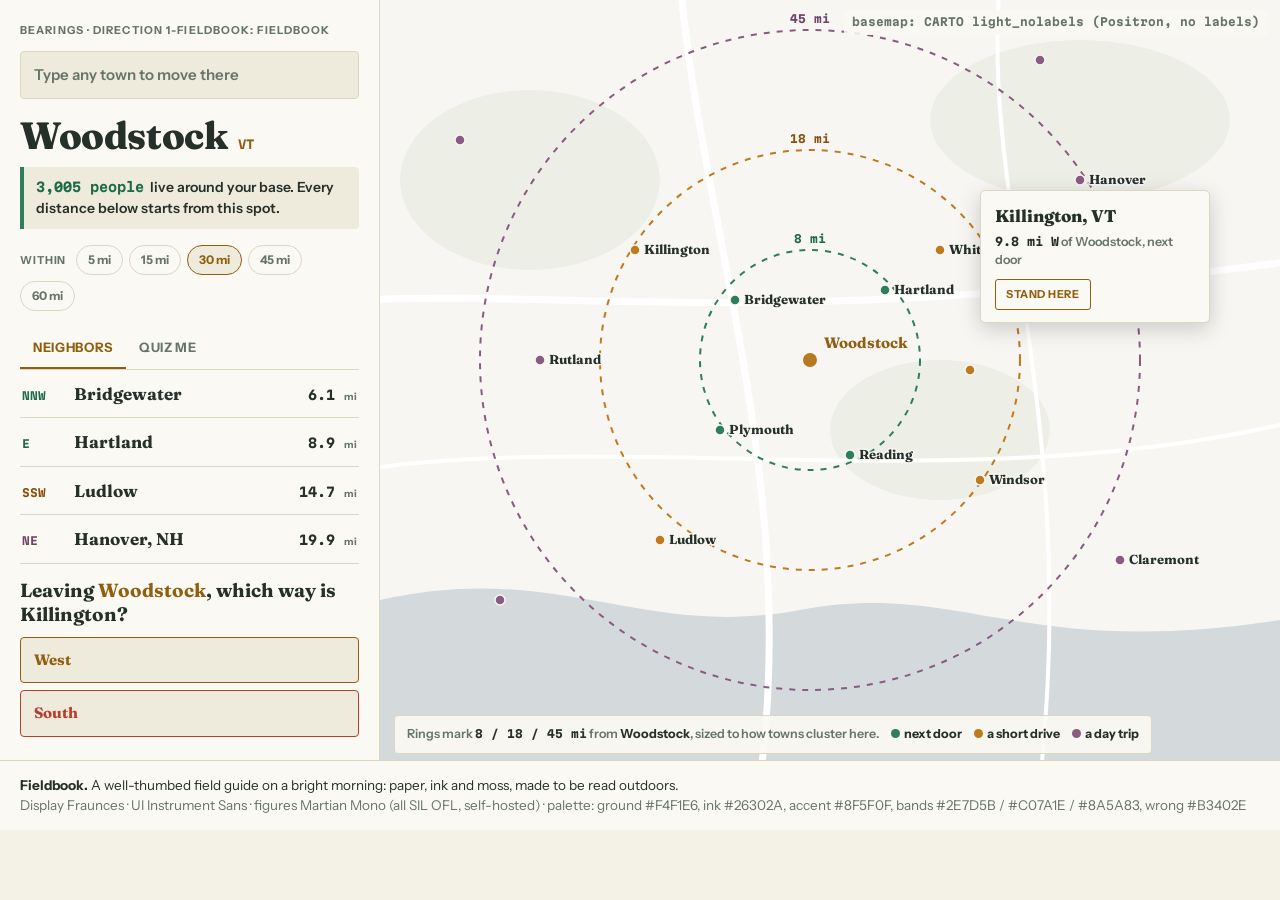
<file: bearings/design/direction-1-fieldbook.html>
<!DOCTYPE html><html lang="en"><head><meta charset="utf-8">
<meta name="viewport" content="width=device-width, initial-scale=1">
<title>Direction 1-fieldbook: Fieldbook</title>
<link rel="preconnect" href="https://fonts.googleapis.com">
<link rel="preconnect" href="https://fonts.gstatic.com" crossorigin>
<link href="https://fonts.googleapis.com/css2?family=Fraunces:opsz,wght@9..144,500..800&family=Instrument+Sans:wght@400..700&family=Martian+Mono:wght@400..700&display=swap" rel="stylesheet">
<style>
:root{--ground:#F4F1E6;--panel:#FBF9F3;--panel2:#EFEBDC;--ink:#26302A;--dim:#66746B;--rule:#DCD6C2;
--accent:#8F5F0F;--near:#2E7D5B;--mid:#C07A1E;--far:#8A5A83;--neart:#1F6B49;--midt:#8A5210;--fart:#6E4468;--wrong:#B3402E}
*{box-sizing:border-box} body{margin:0;background:var(--ground);color:var(--ink);
font-family:'Instrument Sans',system-ui,sans-serif;font-size:15px;line-height:1.5}
.frame{display:grid;grid-template-columns:380px 1fr;height:760px;width:1280px;overflow:hidden}
.side{background:var(--panel);border-right:1px solid var(--rule);padding:22px 20px;display:flex;flex-direction:column;gap:0}
.tag{font-weight:700;font-size:11px;letter-spacing:.1em;text-transform:uppercase;color:var(--dim);margin:0 0 12px}
.find{background:var(--panel2);border:1px solid var(--rule);border-radius:4px;color:var(--dim);
font-weight:600;padding:12px 13px;margin-bottom:18px}
h1{font-family:'Fraunces',Georgia,serif;font-weight:800;font-size:38px;line-height:1;margin:0;letter-spacing:-.01em}
.st{font-family:'Martian Mono',ui-monospace,monospace;font-weight:700;font-size:12px;color:var(--accent)}
.base{font-size:14px;font-weight:600;margin:12px 0 0;padding:10px 12px;background:var(--panel2);
border-left:4px solid var(--near);border-radius:0 4px 4px 0}
.base b{font-family:'Martian Mono',ui-monospace,monospace;font-size:13px;color:var(--neart)}
.chips{display:flex;gap:6px;margin:16px 0 0;flex-wrap:wrap;align-items:center}
.chips p{font-size:11px;font-weight:700;letter-spacing:.08em;text-transform:uppercase;color:var(--dim);margin:0 4px 0 0}
.chip{border:1px solid var(--rule);color:var(--dim);font-weight:700;font-size:12px;padding:5px 11px;border-radius:99px}
.chip.on{border-color:var(--accent);color:var(--accent);background:var(--panel2)}
.tabs{display:flex;margin:18px 0 0;border-bottom:1px solid var(--rule)}
.tab{font-weight:700;font-size:13px;letter-spacing:.05em;text-transform:uppercase;padding:9px 13px;color:var(--dim)}
.tab.on{color:var(--accent);border-bottom:2px solid var(--accent)}
.row{display:grid;grid-template-columns:42px 1fr auto;gap:10px;align-items:baseline;padding:11px 2px;border-bottom:1px solid var(--rule)}
.cp{font-family:'Martian Mono',ui-monospace,monospace;font-size:11px;font-weight:700}
.nm{font-family:'Fraunces',Georgia,serif;font-weight:700;font-size:17px}
.ds{font-family:'Martian Mono',ui-monospace,monospace;font-size:13px;font-weight:700}
.ds i{font-style:normal;font-size:10px;color:var(--dim);font-family:'Instrument Sans',system-ui,sans-serif}
.q{margin-top:14px}
.ask{font-family:'Fraunces',Georgia,serif;font-weight:700;font-size:19px;line-height:1.3;margin:0 0 10px}
.ask em{font-style:normal;color:var(--accent)}
.opt{background:var(--panel2);border:1px solid var(--rule);border-radius:4px;
font-family:'Fraunces',Georgia,serif;font-weight:700;font-size:15px;padding:11px 13px;margin:7px 0}
.opt.right{border-color:var(--accent);color:var(--accent)}
.opt.wrong{border-color:var(--wrong);color:var(--wrong)}
.stage{position:relative;overflow:hidden}
.stage svg{position:absolute;inset:0}
.legend{position:absolute;left:14px;bottom:12px;background:color-mix(in srgb, var(--panel) 92%, transparent);
border:1px solid var(--rule);border-radius:4px;padding:9px 12px;font-size:12.5px;font-weight:600;color:var(--dim)}
.legend b{color:var(--ink)}
.legend .fig{font-family:'Martian Mono',ui-monospace,monospace;font-weight:700;font-size:11px;color:var(--ink)}
.sw{display:inline-block;width:9px;height:9px;border-radius:50%;margin:0 4px 0 10px}
.bmname{position:absolute;right:12px;top:10px;font-family:'Martian Mono',ui-monospace,monospace;font-size:11px;font-weight:700;
color:var(--dim);background:color-mix(in srgb, var(--panel) 88%, transparent);padding:4px 8px;border-radius:3px}
.pop{position:absolute;left:600px;top:190px;background:var(--panel);border:1px solid var(--rule);border-radius:5px;
padding:12px 14px;box-shadow:0 6px 22px rgba(0,0,0,.18);width:230px}
.pop .pn{font-family:'Fraunces',Georgia,serif;font-weight:800;font-size:17px}
.pop .ps{font-size:12.5px;color:var(--dim);font-weight:600;margin-top:4px}
.pop .ps b{font-family:'Martian Mono',ui-monospace,monospace;font-size:11.5px;color:var(--ink)}
.pop .go{display:inline-block;margin-top:9px;border:1px solid var(--accent);color:var(--accent);
font-size:11px;font-weight:700;letter-spacing:.05em;text-transform:uppercase;padding:6px 10px;border-radius:3px}
</style></head><body>
<div class="frame">
<div class="side">
  <p class="tag">Bearings &middot; direction 1-fieldbook: Fieldbook</p>
  <div class="find">Type any town to move there</div>
  <div style="display:flex;align-items:baseline;gap:10px"><h1>Woodstock</h1><span class="st">VT</span></div>
  <p class="base"><b>3,005 people</b> &nbsp;live around your base. Every distance below starts from this spot.</p>
  <div class="chips"><p>Within</p><span class="chip">5 mi</span><span class="chip">15 mi</span><span class="chip on">30 mi</span><span class="chip">45 mi</span><span class="chip">60 mi</span></div>
  <div class="tabs"><span class="tab on">Neighbors</span><span class="tab">Quiz me</span></div>
  <div class="row"><span class="cp" style="color:var(--neart)">NNW</span><span class="nm">Bridgewater</span><span class="ds">6.1 <i>mi</i></span></div>
  <div class="row"><span class="cp" style="color:var(--neart)">E</span><span class="nm">Hartland</span><span class="ds">8.9 <i>mi</i></span></div>
  <div class="row"><span class="cp" style="color:var(--midt)">SSW</span><span class="nm">Ludlow</span><span class="ds">14.7 <i>mi</i></span></div>
  <div class="row"><span class="cp" style="color:var(--fart)">NE</span><span class="nm">Hanover, NH</span><span class="ds">19.9 <i>mi</i></span></div>
  <div class="q">
    <p class="ask">Leaving <em>Woodstock</em>, which way is Killington?</p>
    <div class="opt right">West</div>
    <div class="opt wrong">South</div>
  </div>
</div>
<div class="stage" style="background:#F7F6F3">
  <svg width="900" height="760" viewBox="0 0 900 760" xmlns="http://www.w3.org/2000/svg">
    <rect width="900" height="760" fill="#F7F6F3"/>
    <path d="M0,600 C180,560 260,640 420,610 C580,580 640,660 900,620 L900,760 L0,760 Z" fill="#D4DADC"/>
    <ellipse cx="150" cy="180" rx="130" ry="90" fill="#EDEFE7"/>
    <ellipse cx="700" cy="120" rx="150" ry="80" fill="#EDEFE7"/>
    <ellipse cx="560" cy="430" rx="110" ry="70" fill="#EDEFE7"/>
    <path d="M-20,300 C200,290 420,330 920,260" stroke="#FFFFFF" stroke-width="7" fill="none"/>
    <path d="M300,-20 C320,220 420,480 380,780" stroke="#FFFFFF" stroke-width="7" fill="none"/>
    <path d="M-20,470 C240,430 600,500 920,420" stroke="#FFFFFF" stroke-width="4" fill="none"/>
    <path d="M620,-20 C600,200 700,420 660,780" stroke="#FFFFFF" stroke-width="4" fill="none"/>
    <g fill="none" stroke-dasharray="6 7" stroke-width="2">
      <circle cx="430" cy="360" r="110" stroke="#2E7D5B"/>
      <circle cx="430" cy="360" r="210" stroke="#C07A1E"/>
      <circle cx="430" cy="360" r="330" stroke="#8A5A83"/>
    </g>
    <g font-family="Martian Mono,ui-monospace,monospace" font-size="11" font-weight="700" text-anchor="middle">
      <text x="430" y="243" fill="#1F6B49">8 mi</text>
      <text x="430" y="143" fill="#8A5210">18 mi</text>
      <text x="430" y="23" fill="#6E4468">45 mi</text>
    </g>
    <circle cx="430" cy="360" r="8" fill="#B7791F" stroke="#F7F6F3" stroke-width="2"/>
    <circle cx="355" cy="300" r="5" fill="#2E7D5B" stroke="#F7F6F3" stroke-width="1.5"/>
    <circle cx="505" cy="290" r="5" fill="#2E7D5B" stroke="#F7F6F3" stroke-width="1.5"/>
    <circle cx="470" cy="455" r="5" fill="#2E7D5B" stroke="#F7F6F3" stroke-width="1.5"/>
    <circle cx="340" cy="430" r="5" fill="#2E7D5B" stroke="#F7F6F3" stroke-width="1.5"/>
    <circle cx="560" cy="250" r="5" fill="#C07A1E" stroke="#F7F6F3" stroke-width="1.5"/>
    <circle cx="255" cy="250" r="5" fill="#C07A1E" stroke="#F7F6F3" stroke-width="1.5"/>
    <circle cx="600" cy="480" r="5" fill="#C07A1E" stroke="#F7F6F3" stroke-width="1.5"/>
    <circle cx="280" cy="540" r="5" fill="#C07A1E" stroke="#F7F6F3" stroke-width="1.5"/>
    <circle cx="590" cy="370" r="5" fill="#C07A1E" stroke="#F7F6F3" stroke-width="1.5"/>
    <circle cx="700" cy="180" r="5" fill="#8A5A83" stroke="#F7F6F3" stroke-width="1.5"/>
    <circle cx="160" cy="360" r="5" fill="#8A5A83" stroke="#F7F6F3" stroke-width="1.5"/>
    <circle cx="740" cy="560" r="5" fill="#8A5A83" stroke="#F7F6F3" stroke-width="1.5"/>
    <circle cx="120" cy="600" r="5" fill="#8A5A83" stroke="#F7F6F3" stroke-width="1.5"/>
    <circle cx="660" cy="60" r="5" fill="#8A5A83" stroke="#F7F6F3" stroke-width="1.5"/>
    <circle cx="80" cy="140" r="5" fill="#8A5A83" stroke="#F7F6F3" stroke-width="1.5"/>
    <g font-family="Fraunces,Georgia,serif" font-size="13" font-weight="700" fill="#26302A" style="paint-order:stroke" stroke="#F7F6F3" stroke-width="3">
      <text x="444" y="348" font-size="15" fill="#8F5F0F">Woodstock</text>
      <text x="364" y="304">Bridgewater</text>
      <text x="514" y="294">Hartland</text>
      <text x="479" y="459">Reading</text>
      <text x="349" y="434">Plymouth</text>
      <text x="569" y="254">White River Junction</text>
      <text x="264" y="254">Killington</text>
      <text x="609" y="484">Windsor</text>
      <text x="289" y="544">Ludlow</text>
      <text x="709" y="184">Hanover</text>
      <text x="169" y="364">Rutland</text>
      <text x="749" y="564">Claremont</text>
    </g>
  </svg>
  <span class="bmname">basemap: CARTO light_nolabels (Positron, no labels)</span>
  <div class="pop">
    <div class="pn">Killington, VT</div>
    <div class="ps"><b>9.8 mi W</b> of Woodstock, next door</div>
    <div class="go">Stand here</div>
  </div>
  <div class="legend">Rings mark <span class="fig">8 / 18 / 45 mi</span> from <b>Woodstock</b>, sized to how towns cluster here.
  <span class="sw" style="background:#2E7D5B"></span><b>next door</b>
  <span class="sw" style="background:#C07A1E"></span><b>a short drive</b>
  <span class="sw" style="background:#8A5A83"></span><b>a day trip</b></div>
</div>
</div>
<div style="width:1280px;background:var(--panel);border-top:1px solid var(--rule);padding:14px 20px;font-size:13.5px">
<b>Fieldbook.</b> A well-thumbed field guide on a bright morning: paper, ink and moss, made to be read outdoors.<br>
<span style="color:var(--dim)">Display Fraunces &middot; UI Instrument Sans &middot; figures Martian Mono (all SIL OFL, self-hosted) &middot;
palette: ground #F4F1E6, ink #26302A, accent #8F5F0F, bands #2E7D5B / #C07A1E / #8A5A83, wrong #B3402E</span>
</div>
</body></html>
</file>
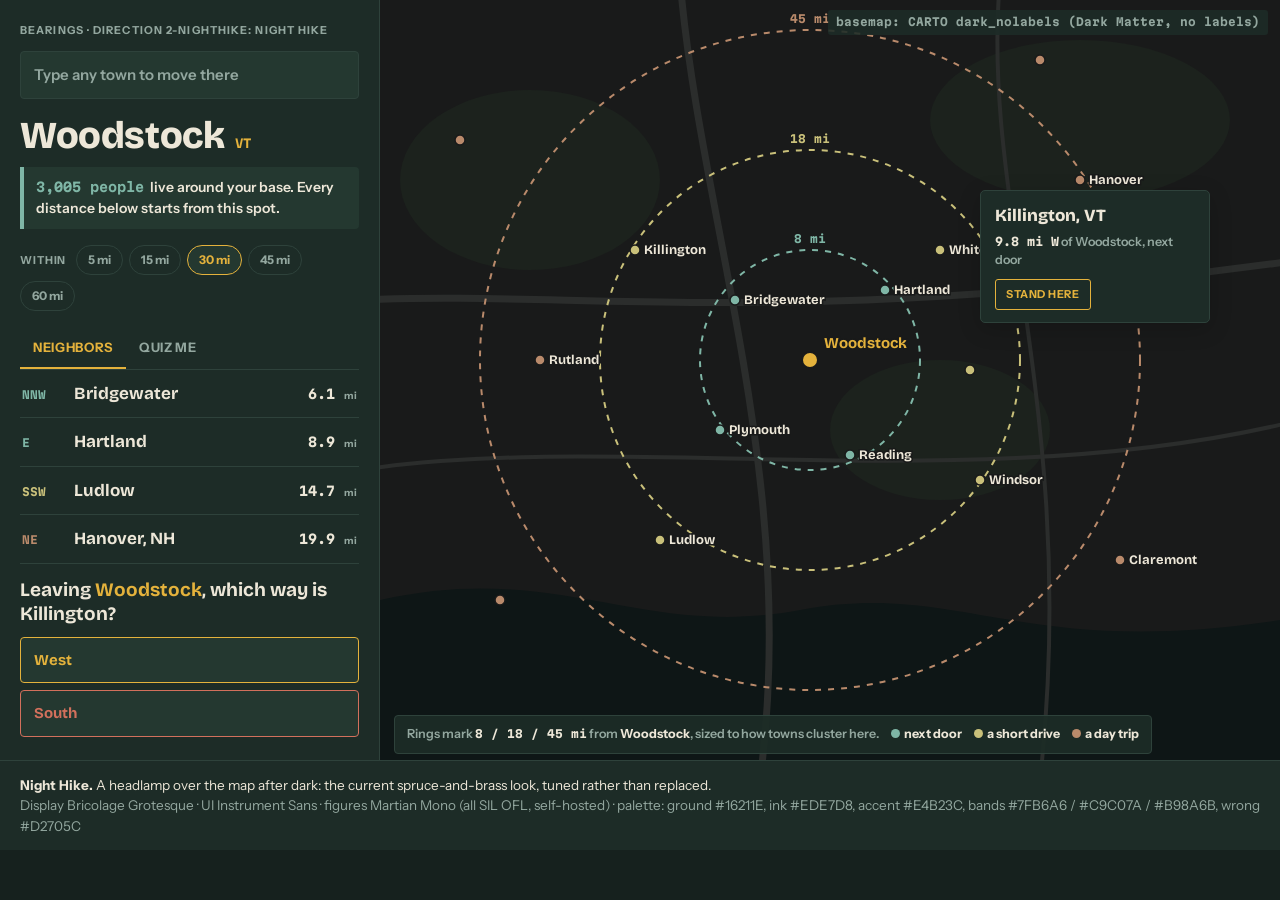
<file: bearings/design/direction-2-nighthike.html>
<!DOCTYPE html><html lang="en"><head><meta charset="utf-8">
<meta name="viewport" content="width=device-width, initial-scale=1">
<title>Direction 2-nighthike: Night Hike</title>
<link rel="preconnect" href="https://fonts.googleapis.com">
<link rel="preconnect" href="https://fonts.gstatic.com" crossorigin>
<link href="https://fonts.googleapis.com/css2?family=Bricolage+Grotesque:opsz,wght@12..96,500..800&family=Instrument+Sans:wght@400..700&family=Martian+Mono:wght@400..700&display=swap" rel="stylesheet">
<style>
:root{--ground:#16211E;--panel:#1D2C27;--panel2:#243830;--ink:#EDE7D8;--dim:#93A79F;--rule:#2E423B;
--accent:#E4B23C;--near:#7FB6A6;--mid:#C9C07A;--far:#B98A6B;--neart:#7FB6A6;--midt:#C9C07A;--fart:#B98A6B;--wrong:#D2705C}
*{box-sizing:border-box} body{margin:0;background:var(--ground);color:var(--ink);
font-family:'Instrument Sans',system-ui,sans-serif;font-size:15px;line-height:1.5}
.frame{display:grid;grid-template-columns:380px 1fr;height:760px;width:1280px;overflow:hidden}
.side{background:var(--panel);border-right:1px solid var(--rule);padding:22px 20px;display:flex;flex-direction:column;gap:0}
.tag{font-weight:700;font-size:11px;letter-spacing:.1em;text-transform:uppercase;color:var(--dim);margin:0 0 12px}
.find{background:var(--panel2);border:1px solid var(--rule);border-radius:4px;color:var(--dim);
font-weight:600;padding:12px 13px;margin-bottom:18px}
h1{font-family:'Bricolage Grotesque',system-ui,sans-serif;font-weight:800;font-size:38px;line-height:1;margin:0;letter-spacing:-.01em}
.st{font-family:'Martian Mono',ui-monospace,monospace;font-weight:700;font-size:12px;color:var(--accent)}
.base{font-size:14px;font-weight:600;margin:12px 0 0;padding:10px 12px;background:var(--panel2);
border-left:4px solid var(--near);border-radius:0 4px 4px 0}
.base b{font-family:'Martian Mono',ui-monospace,monospace;font-size:13px;color:var(--neart)}
.chips{display:flex;gap:6px;margin:16px 0 0;flex-wrap:wrap;align-items:center}
.chips p{font-size:11px;font-weight:700;letter-spacing:.08em;text-transform:uppercase;color:var(--dim);margin:0 4px 0 0}
.chip{border:1px solid var(--rule);color:var(--dim);font-weight:700;font-size:12px;padding:5px 11px;border-radius:99px}
.chip.on{border-color:var(--accent);color:var(--accent);background:var(--panel2)}
.tabs{display:flex;margin:18px 0 0;border-bottom:1px solid var(--rule)}
.tab{font-weight:700;font-size:13px;letter-spacing:.05em;text-transform:uppercase;padding:9px 13px;color:var(--dim)}
.tab.on{color:var(--accent);border-bottom:2px solid var(--accent)}
.row{display:grid;grid-template-columns:42px 1fr auto;gap:10px;align-items:baseline;padding:11px 2px;border-bottom:1px solid var(--rule)}
.cp{font-family:'Martian Mono',ui-monospace,monospace;font-size:11px;font-weight:700}
.nm{font-family:'Bricolage Grotesque',system-ui,sans-serif;font-weight:700;font-size:17px}
.ds{font-family:'Martian Mono',ui-monospace,monospace;font-size:13px;font-weight:700}
.ds i{font-style:normal;font-size:10px;color:var(--dim);font-family:'Instrument Sans',system-ui,sans-serif}
.q{margin-top:14px}
.ask{font-family:'Bricolage Grotesque',system-ui,sans-serif;font-weight:700;font-size:19px;line-height:1.3;margin:0 0 10px}
.ask em{font-style:normal;color:var(--accent)}
.opt{background:var(--panel2);border:1px solid var(--rule);border-radius:4px;
font-family:'Bricolage Grotesque',system-ui,sans-serif;font-weight:700;font-size:15px;padding:11px 13px;margin:7px 0}
.opt.right{border-color:var(--accent);color:var(--accent)}
.opt.wrong{border-color:var(--wrong);color:var(--wrong)}
.stage{position:relative;overflow:hidden}
.stage svg{position:absolute;inset:0}
.legend{position:absolute;left:14px;bottom:12px;background:color-mix(in srgb, var(--panel) 92%, transparent);
border:1px solid var(--rule);border-radius:4px;padding:9px 12px;font-size:12.5px;font-weight:600;color:var(--dim)}
.legend b{color:var(--ink)}
.legend .fig{font-family:'Martian Mono',ui-monospace,monospace;font-weight:700;font-size:11px;color:var(--ink)}
.sw{display:inline-block;width:9px;height:9px;border-radius:50%;margin:0 4px 0 10px}
.bmname{position:absolute;right:12px;top:10px;font-family:'Martian Mono',ui-monospace,monospace;font-size:11px;font-weight:700;
color:var(--dim);background:color-mix(in srgb, var(--panel) 88%, transparent);padding:4px 8px;border-radius:3px}
.pop{position:absolute;left:600px;top:190px;background:var(--panel);border:1px solid var(--rule);border-radius:5px;
padding:12px 14px;box-shadow:0 6px 22px rgba(0,0,0,.18);width:230px}
.pop .pn{font-family:'Bricolage Grotesque',system-ui,sans-serif;font-weight:800;font-size:17px}
.pop .ps{font-size:12.5px;color:var(--dim);font-weight:600;margin-top:4px}
.pop .ps b{font-family:'Martian Mono',ui-monospace,monospace;font-size:11.5px;color:var(--ink)}
.pop .go{display:inline-block;margin-top:9px;border:1px solid var(--accent);color:var(--accent);
font-size:11px;font-weight:700;letter-spacing:.05em;text-transform:uppercase;padding:6px 10px;border-radius:3px}
</style></head><body>
<div class="frame">
<div class="side">
  <p class="tag">Bearings &middot; direction 2-nighthike: Night Hike</p>
  <div class="find">Type any town to move there</div>
  <div style="display:flex;align-items:baseline;gap:10px"><h1>Woodstock</h1><span class="st">VT</span></div>
  <p class="base"><b>3,005 people</b> &nbsp;live around your base. Every distance below starts from this spot.</p>
  <div class="chips"><p>Within</p><span class="chip">5 mi</span><span class="chip">15 mi</span><span class="chip on">30 mi</span><span class="chip">45 mi</span><span class="chip">60 mi</span></div>
  <div class="tabs"><span class="tab on">Neighbors</span><span class="tab">Quiz me</span></div>
  <div class="row"><span class="cp" style="color:var(--neart)">NNW</span><span class="nm">Bridgewater</span><span class="ds">6.1 <i>mi</i></span></div>
  <div class="row"><span class="cp" style="color:var(--neart)">E</span><span class="nm">Hartland</span><span class="ds">8.9 <i>mi</i></span></div>
  <div class="row"><span class="cp" style="color:var(--midt)">SSW</span><span class="nm">Ludlow</span><span class="ds">14.7 <i>mi</i></span></div>
  <div class="row"><span class="cp" style="color:var(--fart)">NE</span><span class="nm">Hanover, NH</span><span class="ds">19.9 <i>mi</i></span></div>
  <div class="q">
    <p class="ask">Leaving <em>Woodstock</em>, which way is Killington?</p>
    <div class="opt right">West</div>
    <div class="opt wrong">South</div>
  </div>
</div>
<div class="stage" style="background:#191A1A">
  <svg width="900" height="760" viewBox="0 0 900 760" xmlns="http://www.w3.org/2000/svg">
    <rect width="900" height="760" fill="#191A1A"/>
    <path d="M0,600 C180,560 260,640 420,610 C580,580 640,660 900,620 L900,760 L0,760 Z" fill="#0E1616"/>
    <ellipse cx="150" cy="180" rx="130" ry="90" fill="#1C221D"/>
    <ellipse cx="700" cy="120" rx="150" ry="80" fill="#1C221D"/>
    <ellipse cx="560" cy="430" rx="110" ry="70" fill="#1C221D"/>
    <path d="M-20,300 C200,290 420,330 920,260" stroke="#2B2D2C" stroke-width="7" fill="none"/>
    <path d="M300,-20 C320,220 420,480 380,780" stroke="#2B2D2C" stroke-width="7" fill="none"/>
    <path d="M-20,470 C240,430 600,500 920,420" stroke="#2B2D2C" stroke-width="4" fill="none"/>
    <path d="M620,-20 C600,200 700,420 660,780" stroke="#2B2D2C" stroke-width="4" fill="none"/>
    <g fill="none" stroke-dasharray="6 7" stroke-width="2">
      <circle cx="430" cy="360" r="110" stroke="#7FB6A6"/>
      <circle cx="430" cy="360" r="210" stroke="#C9C07A"/>
      <circle cx="430" cy="360" r="330" stroke="#B98A6B"/>
    </g>
    <g font-family="Martian Mono,ui-monospace,monospace" font-size="11" font-weight="700" text-anchor="middle">
      <text x="430" y="243" fill="#7FB6A6">8 mi</text>
      <text x="430" y="143" fill="#C9C07A">18 mi</text>
      <text x="430" y="23" fill="#B98A6B">45 mi</text>
    </g>
    <circle cx="430" cy="360" r="8" fill="#E4B23C" stroke="#191A1A" stroke-width="2"/>
    <circle cx="355" cy="300" r="5" fill="#7FB6A6" stroke="#191A1A" stroke-width="1.5"/>
    <circle cx="505" cy="290" r="5" fill="#7FB6A6" stroke="#191A1A" stroke-width="1.5"/>
    <circle cx="470" cy="455" r="5" fill="#7FB6A6" stroke="#191A1A" stroke-width="1.5"/>
    <circle cx="340" cy="430" r="5" fill="#7FB6A6" stroke="#191A1A" stroke-width="1.5"/>
    <circle cx="560" cy="250" r="5" fill="#C9C07A" stroke="#191A1A" stroke-width="1.5"/>
    <circle cx="255" cy="250" r="5" fill="#C9C07A" stroke="#191A1A" stroke-width="1.5"/>
    <circle cx="600" cy="480" r="5" fill="#C9C07A" stroke="#191A1A" stroke-width="1.5"/>
    <circle cx="280" cy="540" r="5" fill="#C9C07A" stroke="#191A1A" stroke-width="1.5"/>
    <circle cx="590" cy="370" r="5" fill="#C9C07A" stroke="#191A1A" stroke-width="1.5"/>
    <circle cx="700" cy="180" r="5" fill="#B98A6B" stroke="#191A1A" stroke-width="1.5"/>
    <circle cx="160" cy="360" r="5" fill="#B98A6B" stroke="#191A1A" stroke-width="1.5"/>
    <circle cx="740" cy="560" r="5" fill="#B98A6B" stroke="#191A1A" stroke-width="1.5"/>
    <circle cx="120" cy="600" r="5" fill="#B98A6B" stroke="#191A1A" stroke-width="1.5"/>
    <circle cx="660" cy="60" r="5" fill="#B98A6B" stroke="#191A1A" stroke-width="1.5"/>
    <circle cx="80" cy="140" r="5" fill="#B98A6B" stroke="#191A1A" stroke-width="1.5"/>
    <g font-family="Bricolage Grotesque,system-ui,sans-serif" font-size="13" font-weight="700" fill="#EDE7D8" style="paint-order:stroke" stroke="#191A1A" stroke-width="3">
      <text x="444" y="348" font-size="15" fill="#E4B23C">Woodstock</text>
      <text x="364" y="304">Bridgewater</text>
      <text x="514" y="294">Hartland</text>
      <text x="479" y="459">Reading</text>
      <text x="349" y="434">Plymouth</text>
      <text x="569" y="254">White River Junction</text>
      <text x="264" y="254">Killington</text>
      <text x="609" y="484">Windsor</text>
      <text x="289" y="544">Ludlow</text>
      <text x="709" y="184">Hanover</text>
      <text x="169" y="364">Rutland</text>
      <text x="749" y="564">Claremont</text>
    </g>
  </svg>
  <span class="bmname">basemap: CARTO dark_nolabels (Dark Matter, no labels)</span>
  <div class="pop">
    <div class="pn">Killington, VT</div>
    <div class="ps"><b>9.8 mi W</b> of Woodstock, next door</div>
    <div class="go">Stand here</div>
  </div>
  <div class="legend">Rings mark <span class="fig">8 / 18 / 45 mi</span> from <b>Woodstock</b>, sized to how towns cluster here.
  <span class="sw" style="background:#7FB6A6"></span><b>next door</b>
  <span class="sw" style="background:#C9C07A"></span><b>a short drive</b>
  <span class="sw" style="background:#B98A6B"></span><b>a day trip</b></div>
</div>
</div>
<div style="width:1280px;background:var(--panel);border-top:1px solid var(--rule);padding:14px 20px;font-size:13.5px">
<b>Night Hike.</b> A headlamp over the map after dark: the current spruce-and-brass look, tuned rather than replaced.<br>
<span style="color:var(--dim)">Display Bricolage Grotesque &middot; UI Instrument Sans &middot; figures Martian Mono (all SIL OFL, self-hosted) &middot;
palette: ground #16211E, ink #EDE7D8, accent #E4B23C, bands #7FB6A6 / #C9C07A / #B98A6B, wrong #D2705C</span>
</div>
</body></html>
</file>
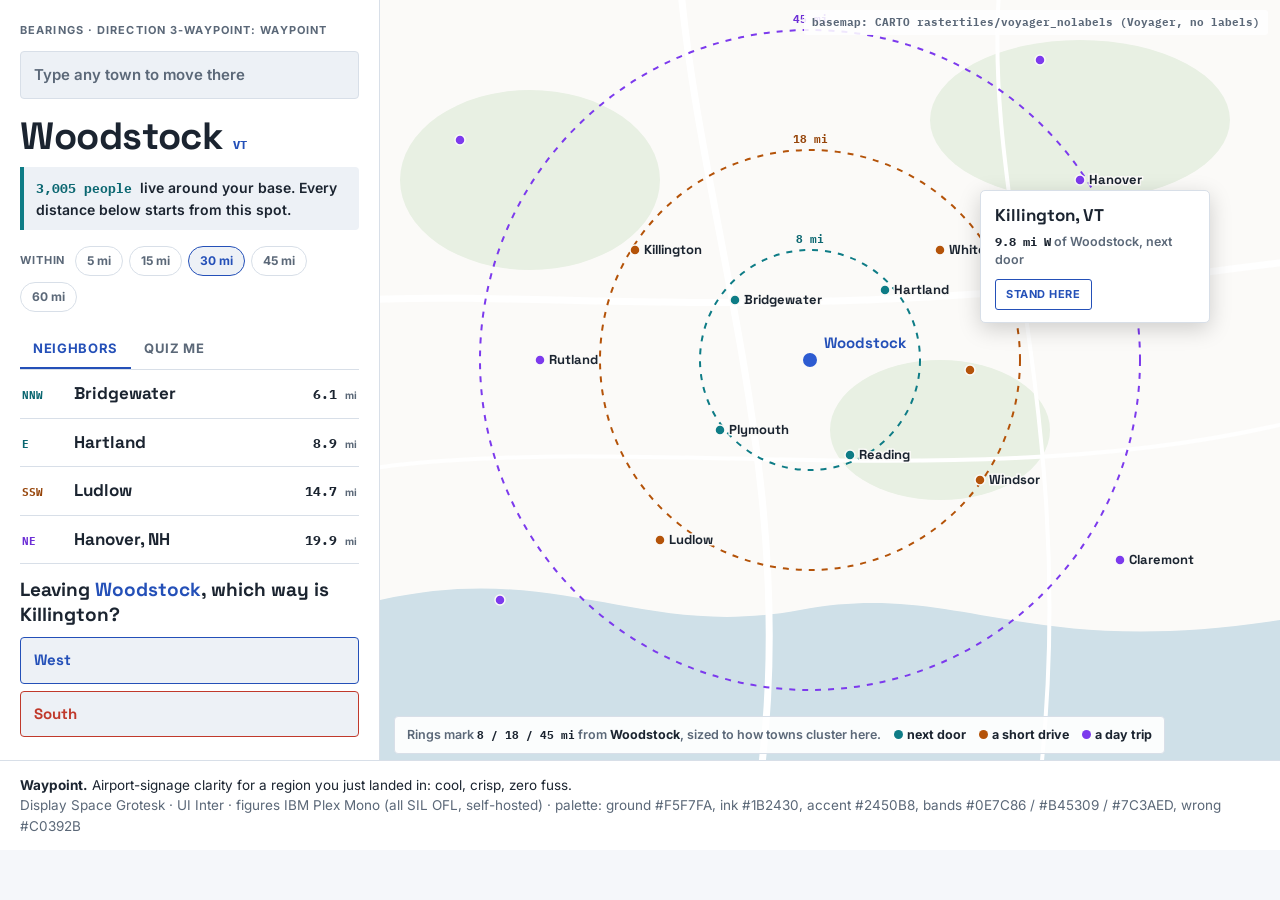
<file: bearings/design/direction-3-waypoint.html>
<!DOCTYPE html><html lang="en"><head><meta charset="utf-8">
<meta name="viewport" content="width=device-width, initial-scale=1">
<title>Direction 3-waypoint: Waypoint</title>
<link rel="preconnect" href="https://fonts.googleapis.com">
<link rel="preconnect" href="https://fonts.gstatic.com" crossorigin>
<link href="https://fonts.googleapis.com/css2?family=Space+Grotesk:wght@400..700&family=Inter:wght@400..700&family=IBM+Plex+Mono:wght@400;700&display=swap" rel="stylesheet">
<style>
:root{--ground:#F5F7FA;--panel:#FFFFFF;--panel2:#EDF1F6;--ink:#1B2430;--dim:#5B6878;--rule:#D8DFE8;
--accent:#2450B8;--near:#0E7C86;--mid:#B45309;--far:#7C3AED;--neart:#0B6771;--midt:#96450a;--fart:#6D2FD6;--wrong:#C0392B}
*{box-sizing:border-box} body{margin:0;background:var(--ground);color:var(--ink);
font-family:'Inter',system-ui,sans-serif;font-size:15px;line-height:1.5}
.frame{display:grid;grid-template-columns:380px 1fr;height:760px;width:1280px;overflow:hidden}
.side{background:var(--panel);border-right:1px solid var(--rule);padding:22px 20px;display:flex;flex-direction:column;gap:0}
.tag{font-weight:700;font-size:11px;letter-spacing:.1em;text-transform:uppercase;color:var(--dim);margin:0 0 12px}
.find{background:var(--panel2);border:1px solid var(--rule);border-radius:4px;color:var(--dim);
font-weight:600;padding:12px 13px;margin-bottom:18px}
h1{font-family:'Space Grotesk',system-ui,sans-serif;font-weight:800;font-size:38px;line-height:1;margin:0;letter-spacing:-.01em}
.st{font-family:'IBM Plex Mono',ui-monospace,monospace;font-weight:700;font-size:12px;color:var(--accent)}
.base{font-size:14px;font-weight:600;margin:12px 0 0;padding:10px 12px;background:var(--panel2);
border-left:4px solid var(--near);border-radius:0 4px 4px 0}
.base b{font-family:'IBM Plex Mono',ui-monospace,monospace;font-size:13px;color:var(--neart)}
.chips{display:flex;gap:6px;margin:16px 0 0;flex-wrap:wrap;align-items:center}
.chips p{font-size:11px;font-weight:700;letter-spacing:.08em;text-transform:uppercase;color:var(--dim);margin:0 4px 0 0}
.chip{border:1px solid var(--rule);color:var(--dim);font-weight:700;font-size:12px;padding:5px 11px;border-radius:99px}
.chip.on{border-color:var(--accent);color:var(--accent);background:var(--panel2)}
.tabs{display:flex;margin:18px 0 0;border-bottom:1px solid var(--rule)}
.tab{font-weight:700;font-size:13px;letter-spacing:.05em;text-transform:uppercase;padding:9px 13px;color:var(--dim)}
.tab.on{color:var(--accent);border-bottom:2px solid var(--accent)}
.row{display:grid;grid-template-columns:42px 1fr auto;gap:10px;align-items:baseline;padding:11px 2px;border-bottom:1px solid var(--rule)}
.cp{font-family:'IBM Plex Mono',ui-monospace,monospace;font-size:11px;font-weight:700}
.nm{font-family:'Space Grotesk',system-ui,sans-serif;font-weight:700;font-size:17px}
.ds{font-family:'IBM Plex Mono',ui-monospace,monospace;font-size:13px;font-weight:700}
.ds i{font-style:normal;font-size:10px;color:var(--dim);font-family:'Inter',system-ui,sans-serif}
.q{margin-top:14px}
.ask{font-family:'Space Grotesk',system-ui,sans-serif;font-weight:700;font-size:19px;line-height:1.3;margin:0 0 10px}
.ask em{font-style:normal;color:var(--accent)}
.opt{background:var(--panel2);border:1px solid var(--rule);border-radius:4px;
font-family:'Space Grotesk',system-ui,sans-serif;font-weight:700;font-size:15px;padding:11px 13px;margin:7px 0}
.opt.right{border-color:var(--accent);color:var(--accent)}
.opt.wrong{border-color:var(--wrong);color:var(--wrong)}
.stage{position:relative;overflow:hidden}
.stage svg{position:absolute;inset:0}
.legend{position:absolute;left:14px;bottom:12px;background:color-mix(in srgb, var(--panel) 92%, transparent);
border:1px solid var(--rule);border-radius:4px;padding:9px 12px;font-size:12.5px;font-weight:600;color:var(--dim)}
.legend b{color:var(--ink)}
.legend .fig{font-family:'IBM Plex Mono',ui-monospace,monospace;font-weight:700;font-size:11px;color:var(--ink)}
.sw{display:inline-block;width:9px;height:9px;border-radius:50%;margin:0 4px 0 10px}
.bmname{position:absolute;right:12px;top:10px;font-family:'IBM Plex Mono',ui-monospace,monospace;font-size:11px;font-weight:700;
color:var(--dim);background:color-mix(in srgb, var(--panel) 88%, transparent);padding:4px 8px;border-radius:3px}
.pop{position:absolute;left:600px;top:190px;background:var(--panel);border:1px solid var(--rule);border-radius:5px;
padding:12px 14px;box-shadow:0 6px 22px rgba(0,0,0,.18);width:230px}
.pop .pn{font-family:'Space Grotesk',system-ui,sans-serif;font-weight:800;font-size:17px}
.pop .ps{font-size:12.5px;color:var(--dim);font-weight:600;margin-top:4px}
.pop .ps b{font-family:'IBM Plex Mono',ui-monospace,monospace;font-size:11.5px;color:var(--ink)}
.pop .go{display:inline-block;margin-top:9px;border:1px solid var(--accent);color:var(--accent);
font-size:11px;font-weight:700;letter-spacing:.05em;text-transform:uppercase;padding:6px 10px;border-radius:3px}
</style></head><body>
<div class="frame">
<div class="side">
  <p class="tag">Bearings &middot; direction 3-waypoint: Waypoint</p>
  <div class="find">Type any town to move there</div>
  <div style="display:flex;align-items:baseline;gap:10px"><h1>Woodstock</h1><span class="st">VT</span></div>
  <p class="base"><b>3,005 people</b> &nbsp;live around your base. Every distance below starts from this spot.</p>
  <div class="chips"><p>Within</p><span class="chip">5 mi</span><span class="chip">15 mi</span><span class="chip on">30 mi</span><span class="chip">45 mi</span><span class="chip">60 mi</span></div>
  <div class="tabs"><span class="tab on">Neighbors</span><span class="tab">Quiz me</span></div>
  <div class="row"><span class="cp" style="color:var(--neart)">NNW</span><span class="nm">Bridgewater</span><span class="ds">6.1 <i>mi</i></span></div>
  <div class="row"><span class="cp" style="color:var(--neart)">E</span><span class="nm">Hartland</span><span class="ds">8.9 <i>mi</i></span></div>
  <div class="row"><span class="cp" style="color:var(--midt)">SSW</span><span class="nm">Ludlow</span><span class="ds">14.7 <i>mi</i></span></div>
  <div class="row"><span class="cp" style="color:var(--fart)">NE</span><span class="nm">Hanover, NH</span><span class="ds">19.9 <i>mi</i></span></div>
  <div class="q">
    <p class="ask">Leaving <em>Woodstock</em>, which way is Killington?</p>
    <div class="opt right">West</div>
    <div class="opt wrong">South</div>
  </div>
</div>
<div class="stage" style="background:#FBFAF8">
  <svg width="900" height="760" viewBox="0 0 900 760" xmlns="http://www.w3.org/2000/svg">
    <rect width="900" height="760" fill="#FBFAF8"/>
    <path d="M0,600 C180,560 260,640 420,610 C580,580 640,660 900,620 L900,760 L0,760 Z" fill="#CFE0E8"/>
    <ellipse cx="150" cy="180" rx="130" ry="90" fill="#E8F0E3"/>
    <ellipse cx="700" cy="120" rx="150" ry="80" fill="#E8F0E3"/>
    <ellipse cx="560" cy="430" rx="110" ry="70" fill="#E8F0E3"/>
    <path d="M-20,300 C200,290 420,330 920,260" stroke="#FFFFFF" stroke-width="7" fill="none"/>
    <path d="M300,-20 C320,220 420,480 380,780" stroke="#FFFFFF" stroke-width="7" fill="none"/>
    <path d="M-20,470 C240,430 600,500 920,420" stroke="#FFFFFF" stroke-width="4" fill="none"/>
    <path d="M620,-20 C600,200 700,420 660,780" stroke="#FFFFFF" stroke-width="4" fill="none"/>
    <g fill="none" stroke-dasharray="6 7" stroke-width="2">
      <circle cx="430" cy="360" r="110" stroke="#0E7C86"/>
      <circle cx="430" cy="360" r="210" stroke="#B45309"/>
      <circle cx="430" cy="360" r="330" stroke="#7C3AED"/>
    </g>
    <g font-family="IBM Plex Mono,ui-monospace,monospace" font-size="11" font-weight="700" text-anchor="middle">
      <text x="430" y="243" fill="#0B6771">8 mi</text>
      <text x="430" y="143" fill="#96450a">18 mi</text>
      <text x="430" y="23" fill="#6D2FD6">45 mi</text>
    </g>
    <circle cx="430" cy="360" r="8" fill="#2D5BD1" stroke="#FBFAF8" stroke-width="2"/>
    <circle cx="355" cy="300" r="5" fill="#0E7C86" stroke="#FBFAF8" stroke-width="1.5"/>
    <circle cx="505" cy="290" r="5" fill="#0E7C86" stroke="#FBFAF8" stroke-width="1.5"/>
    <circle cx="470" cy="455" r="5" fill="#0E7C86" stroke="#FBFAF8" stroke-width="1.5"/>
    <circle cx="340" cy="430" r="5" fill="#0E7C86" stroke="#FBFAF8" stroke-width="1.5"/>
    <circle cx="560" cy="250" r="5" fill="#B45309" stroke="#FBFAF8" stroke-width="1.5"/>
    <circle cx="255" cy="250" r="5" fill="#B45309" stroke="#FBFAF8" stroke-width="1.5"/>
    <circle cx="600" cy="480" r="5" fill="#B45309" stroke="#FBFAF8" stroke-width="1.5"/>
    <circle cx="280" cy="540" r="5" fill="#B45309" stroke="#FBFAF8" stroke-width="1.5"/>
    <circle cx="590" cy="370" r="5" fill="#B45309" stroke="#FBFAF8" stroke-width="1.5"/>
    <circle cx="700" cy="180" r="5" fill="#7C3AED" stroke="#FBFAF8" stroke-width="1.5"/>
    <circle cx="160" cy="360" r="5" fill="#7C3AED" stroke="#FBFAF8" stroke-width="1.5"/>
    <circle cx="740" cy="560" r="5" fill="#7C3AED" stroke="#FBFAF8" stroke-width="1.5"/>
    <circle cx="120" cy="600" r="5" fill="#7C3AED" stroke="#FBFAF8" stroke-width="1.5"/>
    <circle cx="660" cy="60" r="5" fill="#7C3AED" stroke="#FBFAF8" stroke-width="1.5"/>
    <circle cx="80" cy="140" r="5" fill="#7C3AED" stroke="#FBFAF8" stroke-width="1.5"/>
    <g font-family="Space Grotesk,system-ui,sans-serif" font-size="13" font-weight="700" fill="#1B2430" style="paint-order:stroke" stroke="#FBFAF8" stroke-width="3">
      <text x="444" y="348" font-size="15" fill="#2450B8">Woodstock</text>
      <text x="364" y="304">Bridgewater</text>
      <text x="514" y="294">Hartland</text>
      <text x="479" y="459">Reading</text>
      <text x="349" y="434">Plymouth</text>
      <text x="569" y="254">White River Junction</text>
      <text x="264" y="254">Killington</text>
      <text x="609" y="484">Windsor</text>
      <text x="289" y="544">Ludlow</text>
      <text x="709" y="184">Hanover</text>
      <text x="169" y="364">Rutland</text>
      <text x="749" y="564">Claremont</text>
    </g>
  </svg>
  <span class="bmname">basemap: CARTO rastertiles/voyager_nolabels (Voyager, no labels)</span>
  <div class="pop">
    <div class="pn">Killington, VT</div>
    <div class="ps"><b>9.8 mi W</b> of Woodstock, next door</div>
    <div class="go">Stand here</div>
  </div>
  <div class="legend">Rings mark <span class="fig">8 / 18 / 45 mi</span> from <b>Woodstock</b>, sized to how towns cluster here.
  <span class="sw" style="background:#0E7C86"></span><b>next door</b>
  <span class="sw" style="background:#B45309"></span><b>a short drive</b>
  <span class="sw" style="background:#7C3AED"></span><b>a day trip</b></div>
</div>
</div>
<div style="width:1280px;background:var(--panel);border-top:1px solid var(--rule);padding:14px 20px;font-size:13.5px">
<b>Waypoint.</b> Airport-signage clarity for a region you just landed in: cool, crisp, zero fuss.<br>
<span style="color:var(--dim)">Display Space Grotesk &middot; UI Inter &middot; figures IBM Plex Mono (all SIL OFL, self-hosted) &middot;
palette: ground #F5F7FA, ink #1B2430, accent #2450B8, bands #0E7C86 / #B45309 / #7C3AED, wrong #C0392B</span>
</div>
</body></html>
</file>
